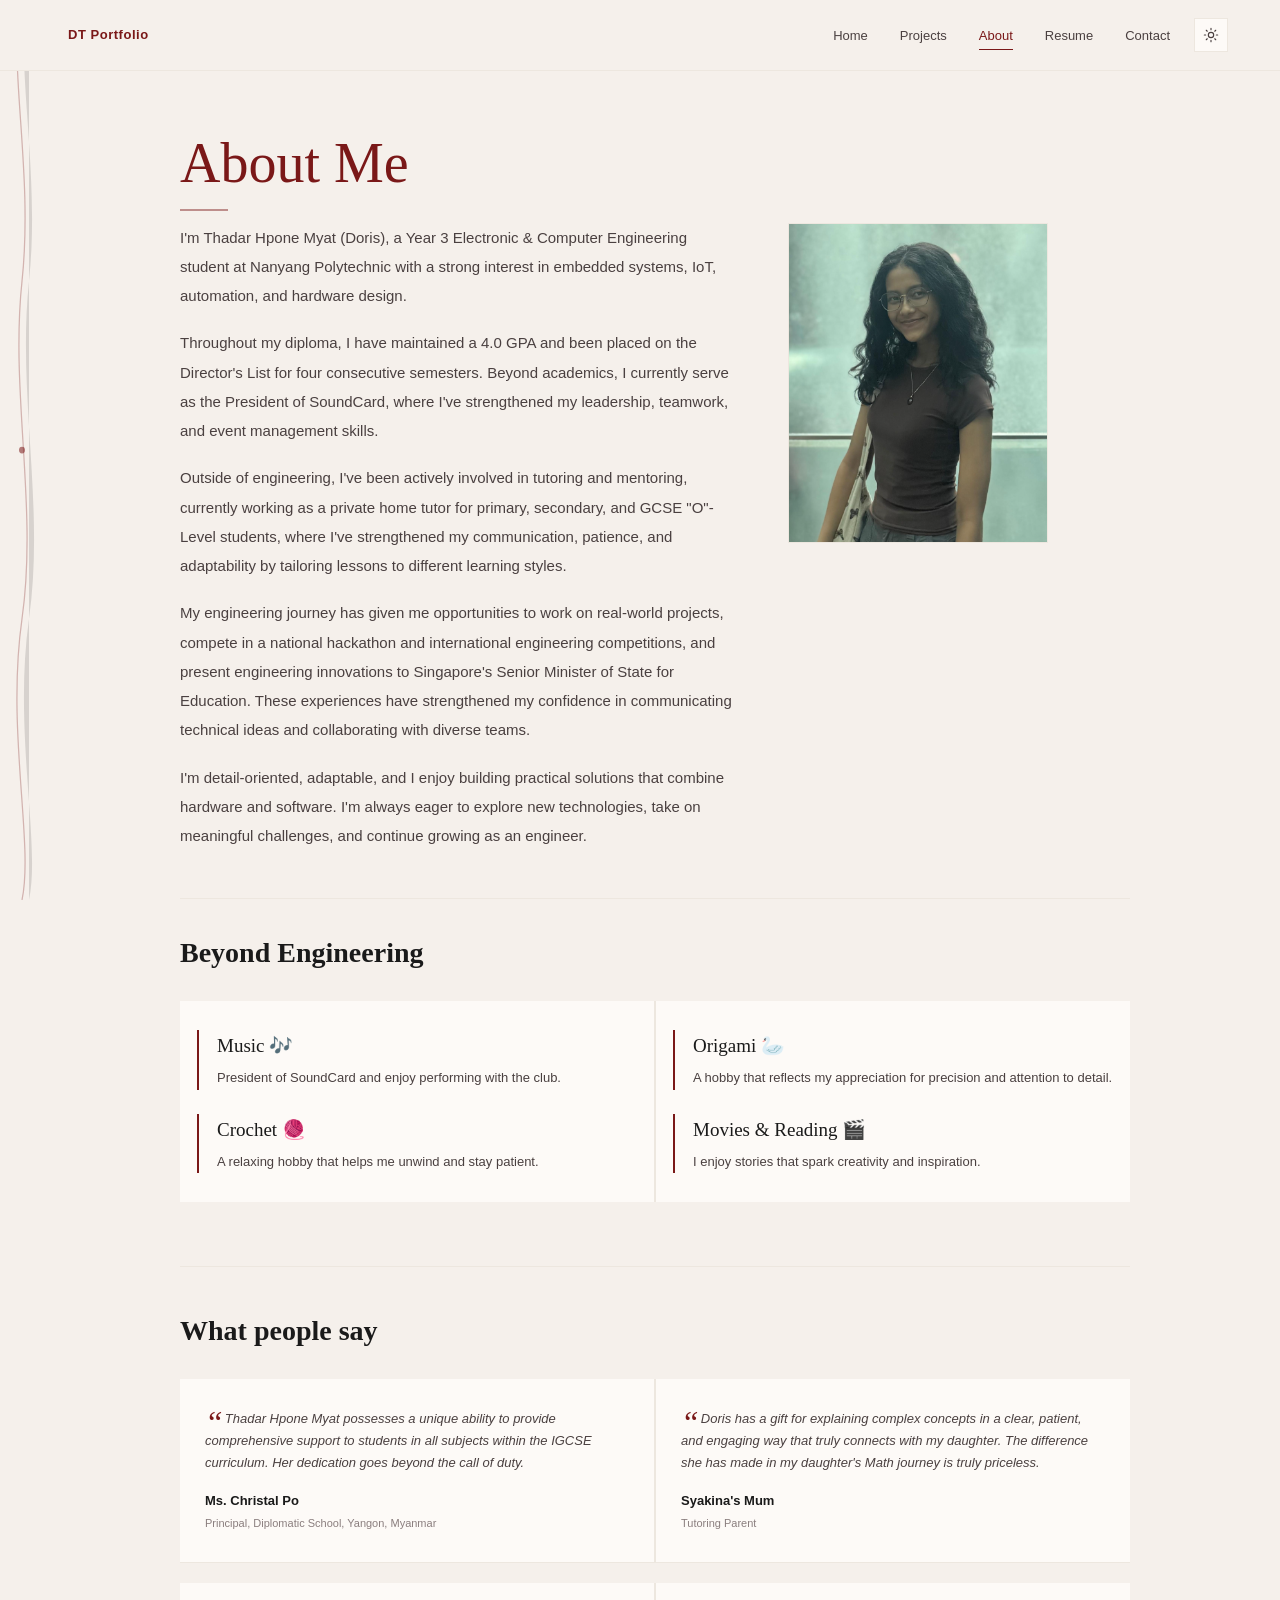
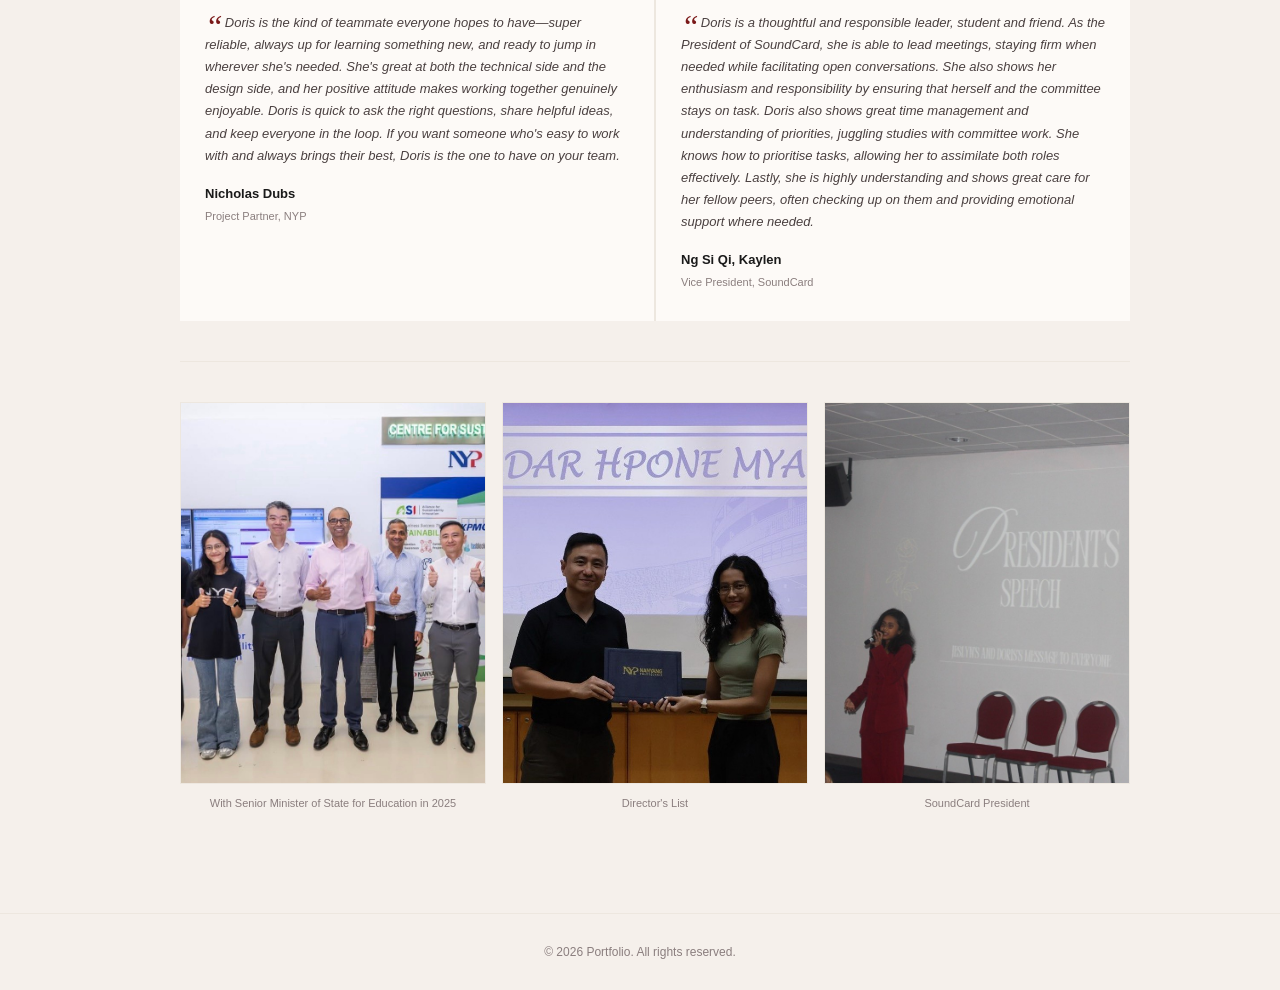
<file: about.html>
<!DOCTYPE html>
<html lang="en">
<head>
  <meta charset="UTF-8" />
    <script>
    (function () {
      var t = localStorage.getItem('theme');
      if (!t) t = matchMedia('(prefers-color-scheme: dark)').matches ? 'dark' : 'light';
      document.documentElement.setAttribute('data-theme', t);
    })();
  </script>
  <meta name="viewport" content="width=device-width, initial-scale=1.0" />
  <title>About - Doris Thadar</title>
  <link rel="stylesheet" href="css/style.css" />
  <script src="js/site.js" defer></script>
</head>
<body>

  <aside class="waveform-spine" aria-hidden="true">
    <svg class="waveform-spine__svg" viewBox="0 0 48 800" preserveAspectRatio="none">
      <path class="waveform-spine__trace--ghost" d="M26,0 C10,50 38,150 26,250 C14,350 42,450 26,550 C10,650 38,750 26,800" />
      <path class="waveform-spine__trace" d="M22,0 C6,50 34,150 22,250 C10,350 38,450 22,550 C6,650 34,750 22,800" />
      <circle class="waveform-spine__dot" cx="22" cy="400" r="3" />
    </svg>
  </aside>

  <nav id="navbar">
    <a href="index.html" class="nav-logo">DT Portfolio</a>
    <ul class="nav-links" id="navLinks">
      <li><a href="index.html">Home</a></li>
      <li><a href="projects.html">Projects</a></li>
      <li><a href="about.html" class="active">About</a></li>
      <li><a href="resume.html">Resume</a></li>
      <li><a href="contact.html">Contact</a></li>
    </ul>
    <div class="nav-actions">
      <button class="theme-toggle" id="themeToggle" type="button" aria-label="Toggle dark mode">
        <svg class="theme-toggle__sun" viewBox="0 0 24 24" aria-hidden="true">
          <circle cx="12" cy="12" r="4" />
          <path d="M12 2v2M12 20v2M4.93 4.93l1.41 1.41M17.66 17.66l1.41 1.41M2 12h2M20 12h2M4.93 19.07l1.41-1.41M17.66 6.34l1.41-1.41" />
        </svg>
        <svg class="theme-toggle__moon" viewBox="0 0 24 24" aria-hidden="true">
          <path d="M21 12.79A9 9 0 1 1 11.21 3 7 7 0 0 0 21 12.79z" />
        </svg>
      </button>
      <button class="nav-toggle" id="navToggle" aria-label="Toggle menu">
        <span></span><span></span><span></span>
      </button>
    </div>
  </nav>

  <main class="page reveal">
    <!-- <p class="section-eyebrow">// About</p> -->
    <h1 class="page-title">About Me</h1>

    <div class="about-intro-row">
      <div class="about-intro">
        <p>I'm Thadar Hpone Myat (Doris), a Year 3 Electronic &amp; Computer Engineering student at Nanyang Polytechnic with a strong interest in embedded systems, IoT, automation, and hardware design.</p>
        <p>Throughout my diploma, I have maintained a 4.0 GPA and been placed on the Director's List for four consecutive semesters. Beyond academics, I currently serve as the President of SoundCard, where I've strengthened my leadership, teamwork, and event management skills.</p>
        <p>Outside of engineering, I've been actively involved in tutoring and mentoring, currently working as a private home tutor for primary, secondary, and GCSE "O"-Level students, where I've strengthened my communication, patience, and adaptability by tailoring lessons to different learning styles.</p>
        <p>My engineering journey has given me opportunities to work on real-world projects, compete in a national hackathon and international engineering competitions, and present engineering innovations to Singapore's Senior Minister of State for Education. These experiences have strengthened my confidence in communicating technical ideas and collaborating with diverse teams.</p>
        <p>I'm detail-oriented, adaptable, and I enjoy building practical solutions that combine hardware and software. I'm always eager to explore new technologies, take on meaningful challenges, and continue growing as an engineer.</p>
      </div>
      <img src="Images/Solo.png" alt="Doris Thadar" class="about-photo" />
    </div>

    <div class="divider" style="margin-bottom:30px;"></div>

    <!-- HOBBIES -->
    <div class="about-section">
      <h2 class="about-section-title" style="font-weight: 600;">Beyond Engineering</h2>  
      <div class="hobby-grid">
        <div class="hobby-card">
          <div class="volunteer-list">
            <div class="volunteer-item">
              <h3>Music 🎶</h3>
              <p>President of SoundCard and enjoy performing with the club.</p>
            </div>
            <div class="volunteer-item">
              <h3>Crochet 🧶</h3>
              <p>A relaxing hobby that helps me unwind and stay patient.</p>
            </div>
          </div>
        </div>
        <div class="hobby-card">
          <div class="volunteer-list">
            <div class="volunteer-item">
              <h3>Origami 🦢</h3>
              <p>A hobby that reflects my appreciation for precision and attention to detail.</p>
            </div>
            <div class="volunteer-item">
              <h3>Movies & Reading 🎬</h3>
              <p>I enjoy stories that spark creativity and inspiration.</p>
            </div>
          </div>
        </div>
        
      </div>
    </div>

    <!-- VOLUNTEERING -->
    <!-- <div class="about-section">
      <h2 class="about-section-title">Volunteering</h2>
      <p style="font-size:14px; color:var(--ink-soft); max-width:620px; margin-bottom:32px; line-height:1.8;">Volunteering has been a meaningful part of both my personal and professional growth.</p>
      <div class="volunteer-list">
        <div class="volunteer-item">
          <h3>Youth Mentor</h3>
          <div class="org">Ywama Baptist Church, Myanmar · Feb 2023 — Present</div>
          <p>As a previous Youth Mentor, I organised weekly sessions for younger students, combining creative activities like origami with values-based discussions to foster teamwork and spiritual growth.</p>
        </div>
        <div class="volunteer-item">
          <h3>kidsREAD Volunteer</h3>
          <div class="org">MacPherson Community Club · NYP CCA Mentoring Club</div>
          <p>I support primary school students in improving their English through guided reading, writing, and interactive literacy activities. These experiences have helped me grow as a communicator, nurturer, and problem-solver, all while giving back to the community.</p>
        </div>
      </div>
    </div> -->

    <div class="divider" style="margin-bottom:40px;"></div>

    <!-- TESTIMONIALS -->
    <div class="about-section" style="margin-bottom:0;">
      <h2 class="about-section-title" style="font-weight: 600;">What people say</h2>
      <div class="testimonials-grid">
        <div class="testimonial-card">
          <div class="testimonial-quote">Thadar Hpone Myat possesses a unique ability to provide comprehensive support to students in all subjects within the IGCSE curriculum. Her dedication goes beyond the call of duty.</div>
          <div class="testimonial-author">
            <div class="name">Ms. Christal Po</div>
            <div class="role">Principal, Diplomatic School, Yangon, Myanmar</div>
          </div>
        </div>
        <div class="testimonial-card">
          <div class="testimonial-quote">Doris has a gift for explaining complex concepts in a clear, patient, and engaging way that truly connects with my daughter. The difference she has made in my daughter's Math journey is truly priceless.</div>
          <div class="testimonial-author">
            <div class="name">Syakina's Mum</div>
            <div class="role">Tutoring Parent</div>
          </div>
        </div>
      </div>

      <div class="divider" style="margin-bottom:20px;"></div>

      <div class="testimonials-grid">
        <div class="testimonial-card">
          <div class="testimonial-quote">Doris is the kind of teammate everyone hopes to have—super reliable, always up for learning something new, and ready to jump in wherever she's needed. She's great at both the technical side and the design side, and her positive attitude makes working together genuinely enjoyable. Doris is quick to ask the right questions, share helpful ideas, and keep everyone in the loop. If you want someone who's easy to work with and always brings their best, Doris is the one to have on your team.</div>
          <div class="testimonial-author">
            <div class="name">Nicholas Dubs</div>
            <div class="role">Project Partner, NYP</div>
          </div>
        </div>
        <div class="testimonial-card">
          <div class="testimonial-quote">Doris is a thoughtful and responsible leader, student and friend. As the President of SoundCard, she is able to lead meetings, staying firm when needed while facilitating open conversations. She also shows her enthusiasm and responsibility by ensuring that herself and the committee stays on task. Doris also shows great time management and understanding of priorities, juggling studies with committee work. She knows how to prioritise tasks, allowing her to assimilate both roles effectively. Lastly, she is highly understanding and shows great care for her fellow peers, often checking up on them and  providing emotional support where needed.</div>
          <div class="testimonial-author">
            <div class="name">Ng Si Qi, Kaylen</div>
            <div class="role">Vice President, SoundCard</div>
          </div>
        </div>
      </div>

      <div class="divider" style="margin-top:40px; margin-bottom:40px;"></div>

      <div class="memories-row">
        <div class="memory-item">
          <img src="Images/Minister.jpg" alt="With Minister of Education" class="memory-photo" />
          <p class="memory-caption">With Senior Minister of State for Education in 2025</p>
        </div>
        <div class="memory-item">
          <img src="Images/Director.jpg" alt="Director's List" class="memory-photo" />
          <p class="memory-caption">Director's List</p>
        </div>
        <div class="memory-item">
          <img src="Images/President.jpg" alt="SoundCard President" class="memory-photo" />
          <p class="memory-caption">SoundCard President</p>
        </div>
      </div>

    </div>
  </main>

  <footer>
    <span>© 2026 Portfolio. All rights reserved.</span>
  </footer>
</body>
</html>
</file>
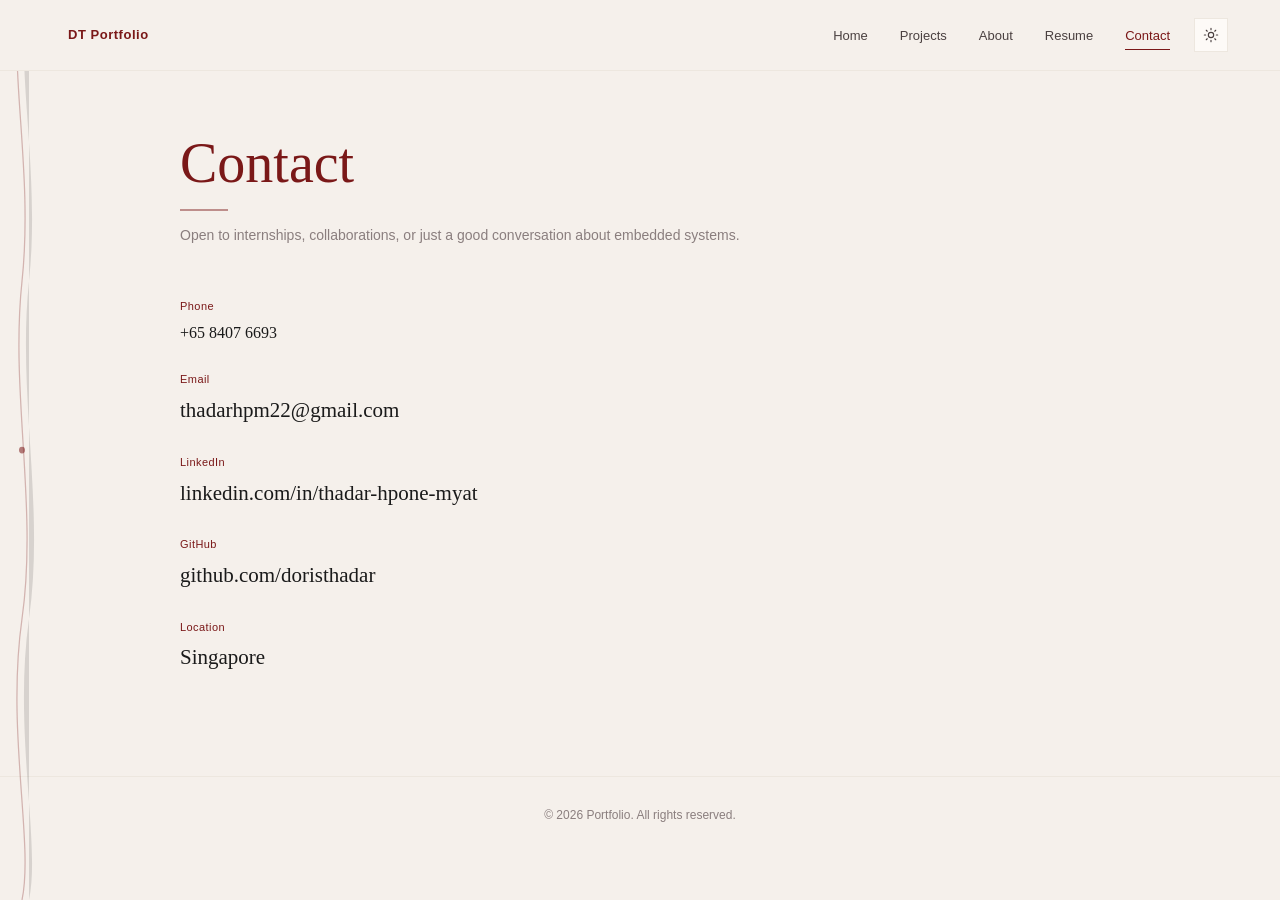
<file: contact.html>
<!DOCTYPE html>
<html lang="en">
<head>
  <meta charset="UTF-8" />
    <script>
    (function () {
      var t = localStorage.getItem('theme');
      if (!t) t = matchMedia('(prefers-color-scheme: dark)').matches ? 'dark' : 'light';
      document.documentElement.setAttribute('data-theme', t);
    })();
  </script>
  <meta name="viewport" content="width=device-width, initial-scale=1.0" />
  <title>Contact - Doris Thadar</title>
  <link rel="stylesheet" href="css/style.css" />
  <script src="js/site.js" defer></script>
</head>
<body>

  <aside class="waveform-spine" aria-hidden="true">
    <svg class="waveform-spine__svg" viewBox="0 0 48 800" preserveAspectRatio="none">
      <path class="waveform-spine__trace--ghost" d="M26,0 C10,50 38,150 26,250 C14,350 42,450 26,550 C10,650 38,750 26,800" />
      <path class="waveform-spine__trace" d="M22,0 C6,50 34,150 22,250 C10,350 38,450 22,550 C6,650 34,750 22,800" />
      <circle class="waveform-spine__dot" cx="22" cy="400" r="3" />
    </svg>
  </aside>

  <nav id="navbar">
    <a href="index.html" class="nav-logo">DT Portfolio</a>
    <ul class="nav-links" id="navLinks">
      <li><a href="index.html">Home</a></li>
      <li><a href="projects.html">Projects</a></li>
      <li><a href="about.html">About</a></li>
      <li><a href="resume.html">Resume</a></li>
      <li><a href="contact.html" class="active">Contact</a></li>
    </ul>
    <div class="nav-actions">
      <button class="theme-toggle" id="themeToggle" type="button" aria-label="Toggle dark mode">
        <svg class="theme-toggle__sun" viewBox="0 0 24 24" aria-hidden="true">
          <circle cx="12" cy="12" r="4" />
          <path d="M12 2v2M12 20v2M4.93 4.93l1.41 1.41M17.66 17.66l1.41 1.41M2 12h2M20 12h2M4.93 19.07l1.41-1.41M17.66 6.34l1.41-1.41" />
        </svg>
        <svg class="theme-toggle__moon" viewBox="0 0 24 24" aria-hidden="true">
          <path d="M21 12.79A9 9 0 1 1 11.21 3 7 7 0 0 0 21 12.79z" />
        </svg>
      </button>
      <button class="nav-toggle" id="navToggle" aria-label="Toggle menu">
        <span></span><span></span><span></span>
      </button>
    </div>
  </nav>

  <main class="page reveal">
    <!-- <p class="section-eyebrow">// Contact</p> -->
    <h1 class="page-title">Contact</h1>
    <p class="page-sub">Open to internships, collaborations, or just a good conversation about embedded systems.</p>

    <!-- <div class="contact-grid">
      <form class="contact-form" onsubmit="return false;">
        <div class="form-field">
          <label for="name">Name</label>
          <input type="text" id="name" placeholder="Your name" />
        </div>
        <div class="form-field">
          <label for="email">Email</label>
          <input type="email" id="email" placeholder="your@email.com" />
        </div>
        <div class="form-field">
          <label for="message">Message</label>
          <textarea id="message" rows="5" placeholder="What's on your mind?"></textarea>
        </div>
        <button type="submit" class="btn-primary" style="align-self:flex-start;">Send Message</button>
      </form> -->

      <div class="contact-info">
        <div class="contact-link-item">
          <span class="label">Phone</span>
          <a href="tel:+6584076693">+65 8407 6693</a>
        </div>
        <div class="contact-link-item">
          <span class="label">Email</span>
          <a href="mailto:thadarhpm22@gmail.com">thadarhpm22@gmail.com</a>
        </div>
        <div class="contact-link-item">
          <span class="label">LinkedIn</span>
          <a href="https://www.linkedin.com/in/thadar-hpone-myat-9a149136b" target="_blank">linkedin.com/in/thadar-hpone-myat</a>
        </div>
        <div class="contact-link-item">
          <span class="label">GitHub</span>
          <a href="#" target="_blank">github.com/doristhadar</a>
        </div>
        <div class="contact-link-item">
          <span class="label">Location</span>
          <span class="contact-value">Singapore</span>
        </div>
      </div>
  </main>

  <footer>
    <span>© 2026 Portfolio. All rights reserved.</span>
  </footer>
</body>
</html>
</file>
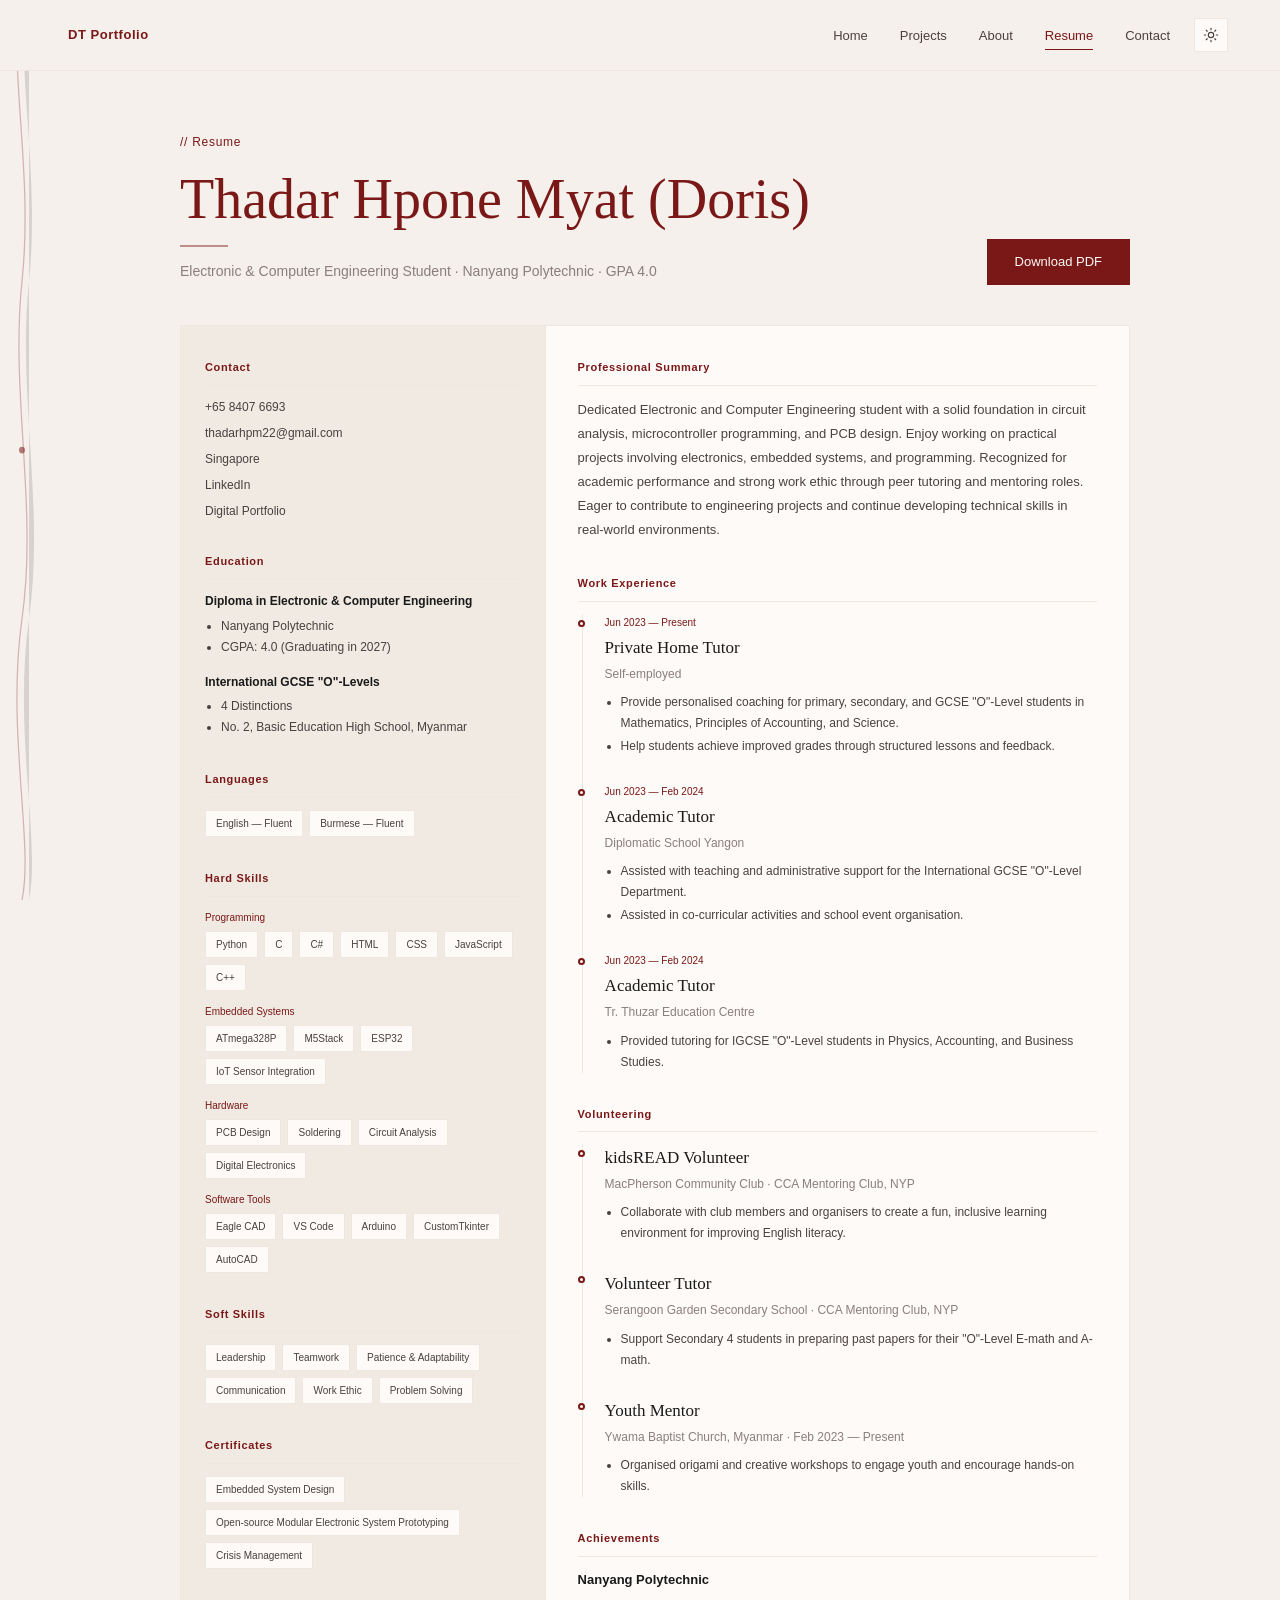
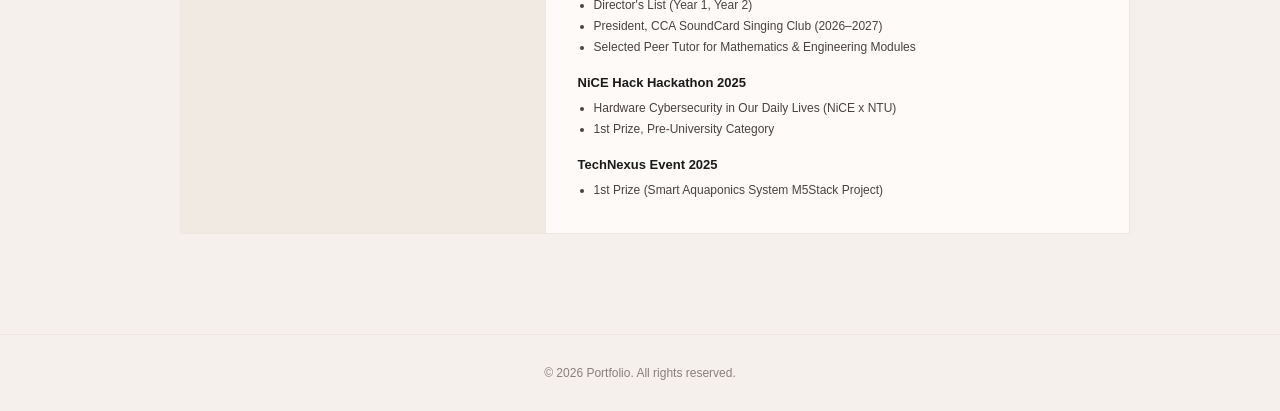
<file: resume.html>
<!DOCTYPE html>
<html lang="en">
<head>
  <meta charset="UTF-8" />
    <script>
    (function () {
      var t = localStorage.getItem('theme');
      if (!t) t = matchMedia('(prefers-color-scheme: dark)').matches ? 'dark' : 'light';
      document.documentElement.setAttribute('data-theme', t);
    })();
  </script>
  <meta name="viewport" content="width=device-width, initial-scale=1.0" />
  <title>Resume - Doris Thadar</title>
  <link rel="stylesheet" href="css/style.css" />
  <script src="js/site.js" defer></script>
</head>
<body>

  <aside class="waveform-spine" aria-hidden="true">
    <svg class="waveform-spine__svg" viewBox="0 0 48 800" preserveAspectRatio="none">
      <path class="waveform-spine__trace--ghost" d="M26,0 C10,50 38,150 26,250 C14,350 42,450 26,550 C10,650 38,750 26,800" />
      <path class="waveform-spine__trace" d="M22,0 C6,50 34,150 22,250 C10,350 38,450 22,550 C6,650 34,750 22,800" />
      <circle class="waveform-spine__dot" cx="22" cy="400" r="3" />
    </svg>
  </aside>

  <nav id="navbar">
    <a href="index.html" class="nav-logo">DT Portfolio</a>
    <ul class="nav-links" id="navLinks">
      <li><a href="index.html">Home</a></li>
      <li><a href="projects.html">Projects</a></li>
      <li><a href="about.html">About</a></li>
      <li><a href="resume.html" class="active">Resume</a></li>
      <li><a href="contact.html">Contact</a></li>
    </ul>
    <div class="nav-actions">
      <button class="theme-toggle" id="themeToggle" type="button" aria-label="Toggle dark mode">
        <svg class="theme-toggle__sun" viewBox="0 0 24 24" aria-hidden="true">
          <circle cx="12" cy="12" r="4" />
          <path d="M12 2v2M12 20v2M4.93 4.93l1.41 1.41M17.66 17.66l1.41 1.41M2 12h2M20 12h2M4.93 19.07l1.41-1.41M17.66 6.34l1.41-1.41" />
        </svg>
        <svg class="theme-toggle__moon" viewBox="0 0 24 24" aria-hidden="true">
          <path d="M21 12.79A9 9 0 1 1 11.21 3 7 7 0 0 0 21 12.79z" />
        </svg>
      </button>
      <button class="nav-toggle" id="navToggle" aria-label="Toggle menu">
        <span></span><span></span><span></span>
      </button>
    </div>
  </nav>

  <main class="page reveal">
    <div class="resume-header-row">
      <div>
        <p class="section-eyebrow">// Resume</p>
        <h1 class="page-title">Thadar Hpone Myat (Doris)</h1>
        <p class="page-sub" style="margin-bottom:0;">Electronic &amp; Computer Engineering Student · Nanyang Polytechnic · GPA 4.0</p>
      </div>
      <a href="resume.pdf" class="btn-primary" download>Download PDF</a>
    </div>

    <div class="resume-columns">

      <!-- LEFT COLUMN -->
      <div class="resume-left">

        <div class="resume-block">
          <h2>Contact</h2>
          <div class="contact-list">
            <a href="tel:+6584076693">+65 8407 6693</a>
            <a href="mailto:thadarhpm22@gmail.com">thadarhpm22@gmail.com</a>
            <span>Singapore</span>
            <a href="https://www.linkedin.com/in/thadar-hpone-myat-9a149136b" target="_blank">LinkedIn</a>
            <a href="contact.html">Digital Portfolio</a>
          </div>
        </div>

        <div class="resume-block">
          <h2>Education</h2>
          <div class="achievements-list">
            <div class="achievement-item">
              <div class="org" style="font-size:12px;">Diploma in Electronic &amp; Computer Engineering</div>
              <ul>
                <li>Nanyang Polytechnic</li>
                <li>CGPA: 4.0 (Graduating in 2027)</li>
              </ul>
            </div>
            <div class="achievement-item">
              <div class="org" style="font-size:12px;">International GCSE "O"-Levels</div>
              <ul>
                <li>4 Distinctions</li>
                <li>No. 2, Basic Education High School, Myanmar</li>
              </ul>
            </div>
          </div>
        </div>

        <div class="resume-block">
          <h2>Languages</h2>
          <div class="skill-list">
            <span class="skill-pill">English — Fluent</span>
            <span class="skill-pill">Burmese — Fluent</span>
          </div>
        </div>

        <div class="resume-block">
          <h2>Hard Skills</h2>
          <div class="skill-group">
            <div class="skill-group-label">Programming</div>
            <div class="skill-list">
              <span class="skill-pill">Python</span>
              <span class="skill-pill">C</span>
              <span class="skill-pill">C#</span>
              <span class="skill-pill">HTML</span>
              <span class="skill-pill">CSS</span>
              <span class="skill-pill">JavaScript</span>
              <span class="skill-pill">C++</span>
            </div>
          </div>
          <div class="skill-group">
            <div class="skill-group-label">Embedded Systems</div>
            <div class="skill-list">
              <span class="skill-pill">ATmega328P</span>
              <span class="skill-pill">M5Stack</span>
              <span class="skill-pill">ESP32</span>
              <span class="skill-pill">IoT Sensor Integration</span>
            </div>
          </div>
          <div class="skill-group">
            <div class="skill-group-label">Hardware</div>
            <div class="skill-list">
              <span class="skill-pill">PCB Design</span>
              <span class="skill-pill">Soldering</span>
              <span class="skill-pill">Circuit Analysis</span>
              <span class="skill-pill">Digital Electronics</span>
            </div>
          </div>
          <div class="skill-group">
            <div class="skill-group-label">Software Tools</div>
            <div class="skill-list">
              <span class="skill-pill">Eagle CAD</span>
              <span class="skill-pill">VS Code</span>
              <span class="skill-pill">Arduino</span>
              <span class="skill-pill">CustomTkinter</span>
              <span class="skill-pill">AutoCAD</span>
            </div>
          </div>
        </div>

        <div class="resume-block">
          <h2>Soft Skills</h2>
          <div class="skill-list">
            <span class="skill-pill">Leadership</span>
            <span class="skill-pill">Teamwork</span>
            <span class="skill-pill">Patience &amp; Adaptability</span>
            <span class="skill-pill">Communication</span>
            <span class="skill-pill">Work Ethic</span>
            <span class="skill-pill">Problem Solving</span>
          </div>
        </div>

        <div class="resume-block">
          <h2>Certificates</h2>
          <div class="skill-list">
            <span class="skill-pill">Embedded System Design</span>
            <span class="skill-pill">Open-source Modular Electronic System Prototyping</span>
            <span class="skill-pill">Crisis Management</span>
          </div>
        </div>

      </div>

      <!-- RIGHT COLUMN -->
      <div class="resume-right">

        <div class="resume-block">
          <h2>Professional Summary</h2>
          <p style="font-size:13px; color:var(--ink-soft); line-height:1.85;">Dedicated Electronic and Computer Engineering student with a solid foundation in circuit analysis, microcontroller programming, and PCB design. Enjoy working on practical projects involving electronics, embedded systems, and programming. Recognized for academic performance and strong work ethic through peer tutoring and mentoring roles. Eager to contribute to engineering projects and continue developing technical skills in real-world environments.</p>
        </div>

        <div class="resume-block">
          <h2>Work Experience</h2>
          <div class="resume-timeline">
            <div class="timeline-item">
              <div class="timeline-period">Jun 2023 — Present</div>
              <h3>Private Home Tutor</h3>
              <div class="timeline-org">Self-employed</div>
              <ul>
                <li>Provide personalised coaching for primary, secondary, and GCSE "O"-Level students in Mathematics, Principles of Accounting, and Science.</li>
                <li>Help students achieve improved grades through structured lessons and feedback.</li>
              </ul>
            </div>
            <div class="timeline-item">
              <div class="timeline-period">Jun 2023 — Feb 2024</div>
              <h3>Academic Tutor</h3>
              <div class="timeline-org">Diplomatic School Yangon</div>
              <ul>
                <li>Assisted with teaching and administrative support for the International GCSE "O"-Level Department.</li>
                <li>Assisted in co-curricular activities and school event organisation.</li>
              </ul>
            </div>
            <div class="timeline-item">
              <div class="timeline-period">Jun 2023 — Feb 2024</div>
              <h3>Academic Tutor</h3>
              <div class="timeline-org">Tr. Thuzar Education Centre</div>
              <ul>
                <li>Provided tutoring for IGCSE "O"-Level students in Physics, Accounting, and Business Studies.</li>
              </ul>
            </div>
          </div>
        </div>

        <div class="resume-block">
          <h2>Volunteering</h2>
          <div class="resume-timeline">
            <div class="timeline-item">
              <h3>kidsREAD Volunteer</h3>
              <div class="timeline-org">MacPherson Community Club · CCA Mentoring Club, NYP</div>
              <ul>
                <li>Collaborate with club members and organisers to create a fun, inclusive learning environment for improving English literacy.</li>
              </ul>
            </div>
            <div class="timeline-item">
              <h3>Volunteer Tutor</h3>
              <div class="timeline-org">Serangoon Garden Secondary School · CCA Mentoring Club, NYP</div>
              <ul>
                <li>Support Secondary 4 students in preparing past papers for their "O"-Level E-math and A-math.</li>
              </ul>
            </div>
            <div class="timeline-item">
              <h3>Youth Mentor</h3>
              <div class="timeline-org">Ywama Baptist Church, Myanmar · Feb 2023 — Present</div>
              <ul>
                <li>Organised origami and creative workshops to engage youth and encourage hands-on skills.</li>
              </ul>
            </div>
          </div>
        </div>

        <div class="resume-block">
          <h2>Achievements</h2>
          <div class="achievements-list">
            <div class="achievement-item">
              <div class="org">Nanyang Polytechnic</div>
              <ul>
                <li>Director's List (Year 1, Year 2)</li>
                <li>President, CCA SoundCard Singing Club (2026–2027)</li>
                <li>Selected Peer Tutor for Mathematics &amp; Engineering Modules</li>
              </ul>
            </div>
            <div class="achievement-item">
              <div class="org">NiCE Hack Hackathon 2025</div>
              <ul>
                <li>Hardware Cybersecurity in Our Daily Lives (NiCE x NTU)</li>
                <li>1st Prize, Pre-University Category</li>
              </ul>
            </div>
            <div class="achievement-item">
              <div class="org">TechNexus Event 2025</div>
              <ul>
                <li>1st Prize (Smart Aquaponics System M5Stack Project)</li>
              </ul>
            </div>
          </div>
        </div>

      </div>
    </div>
  </main>

  <footer>
    <span>© 2026 Portfolio. All rights reserved.</span>
  </footer>
</body>
</html>
</file>
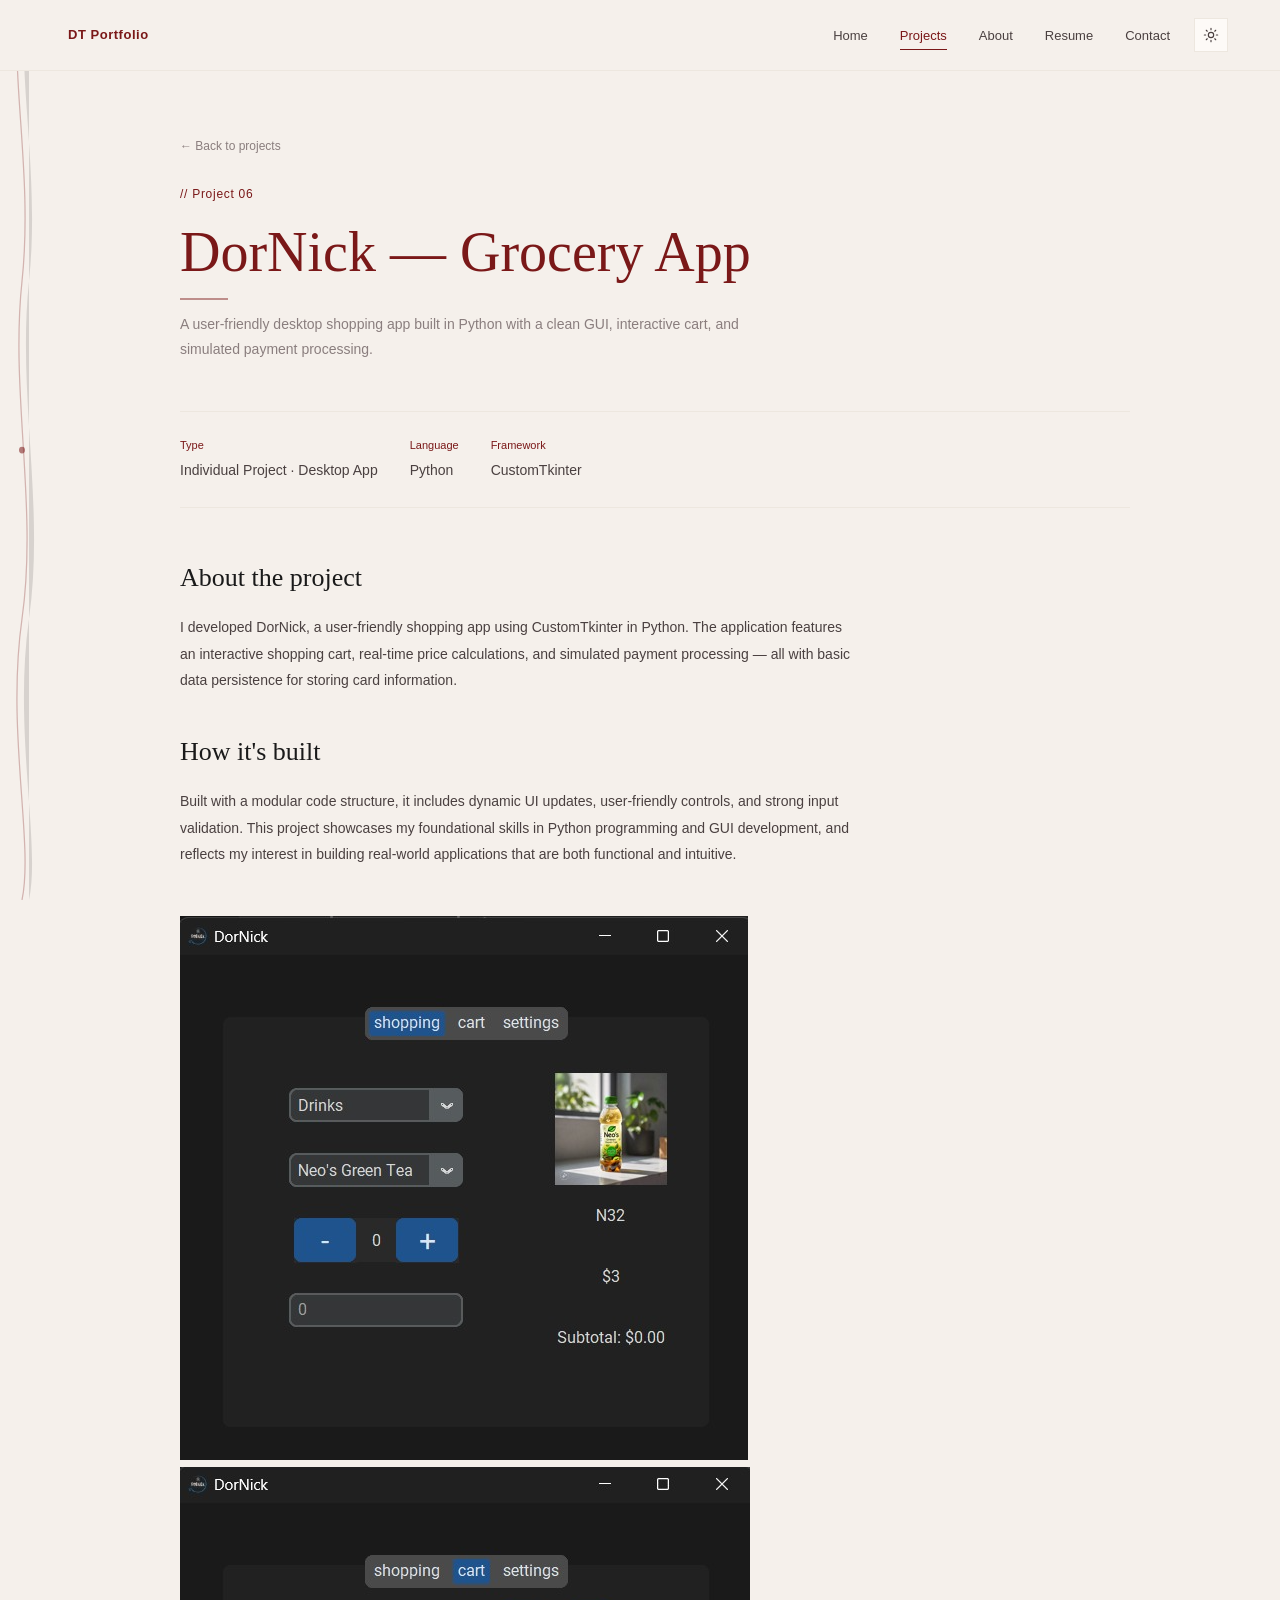
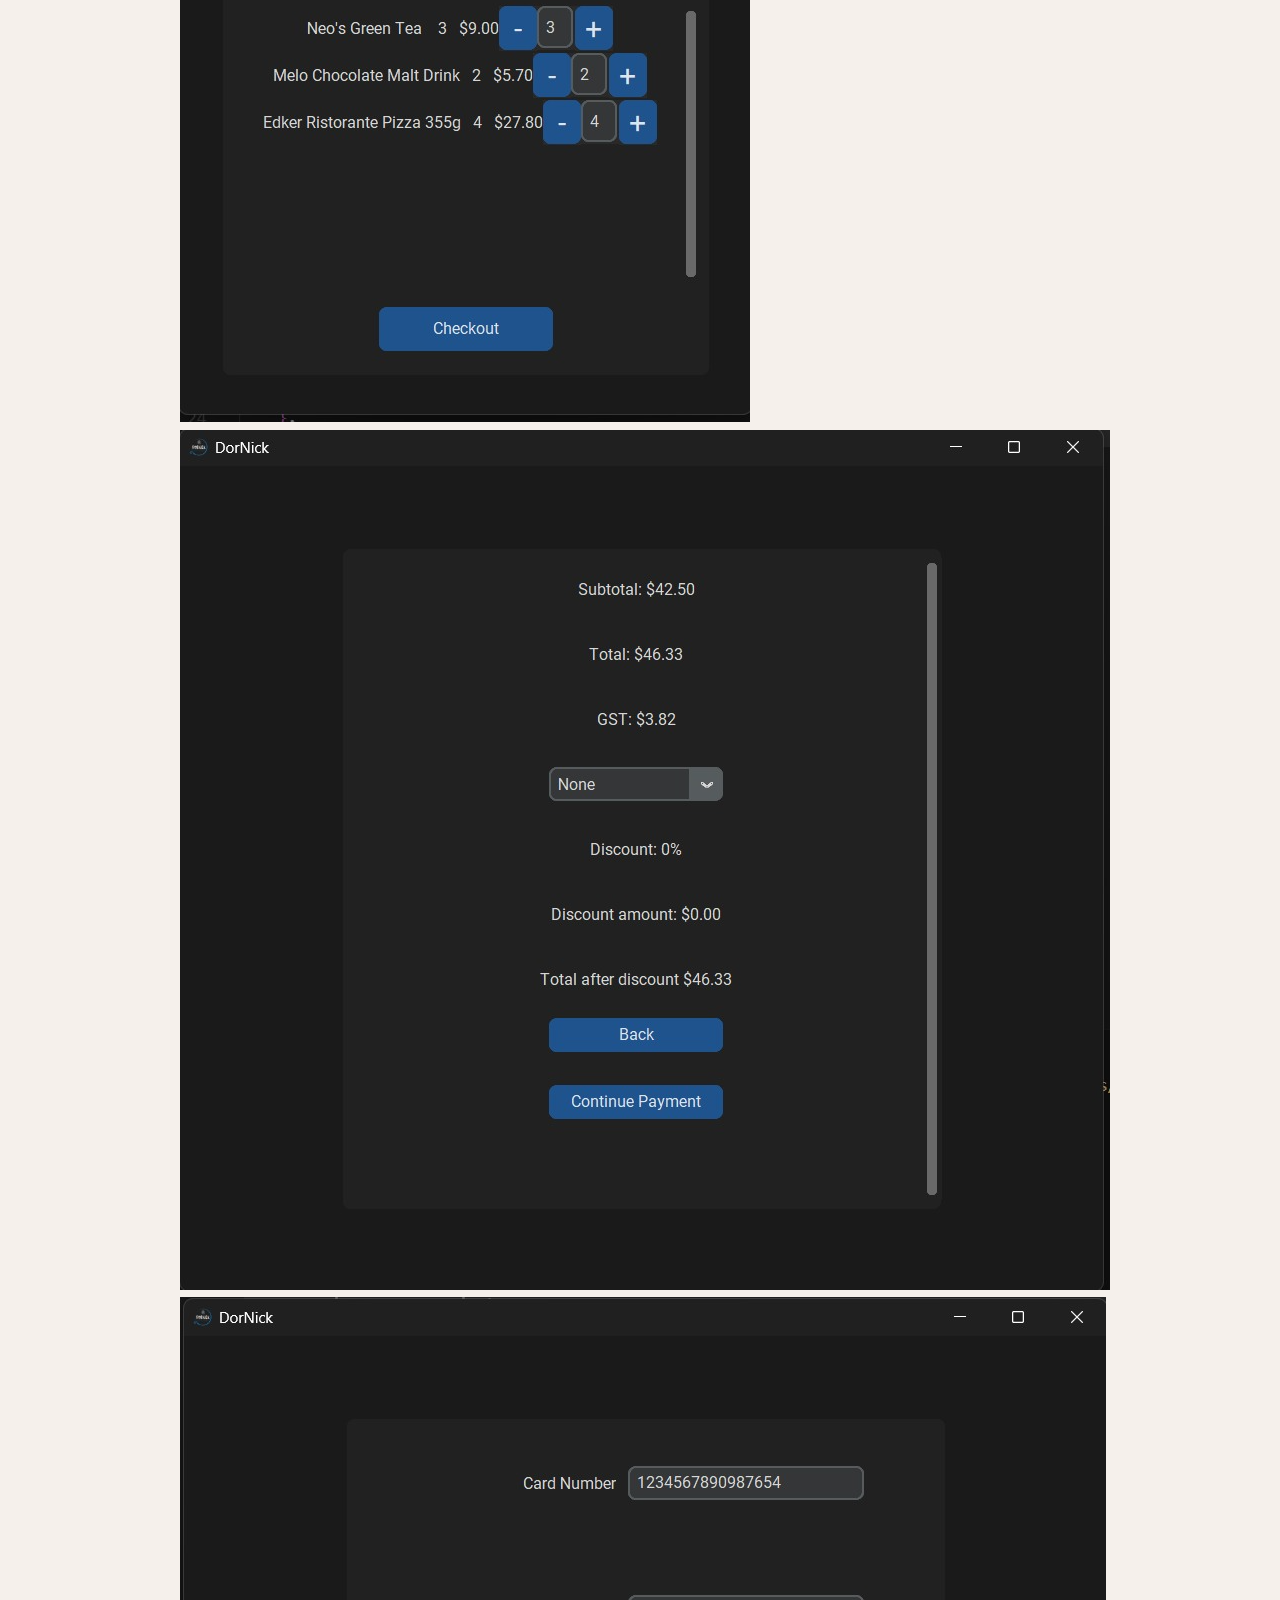
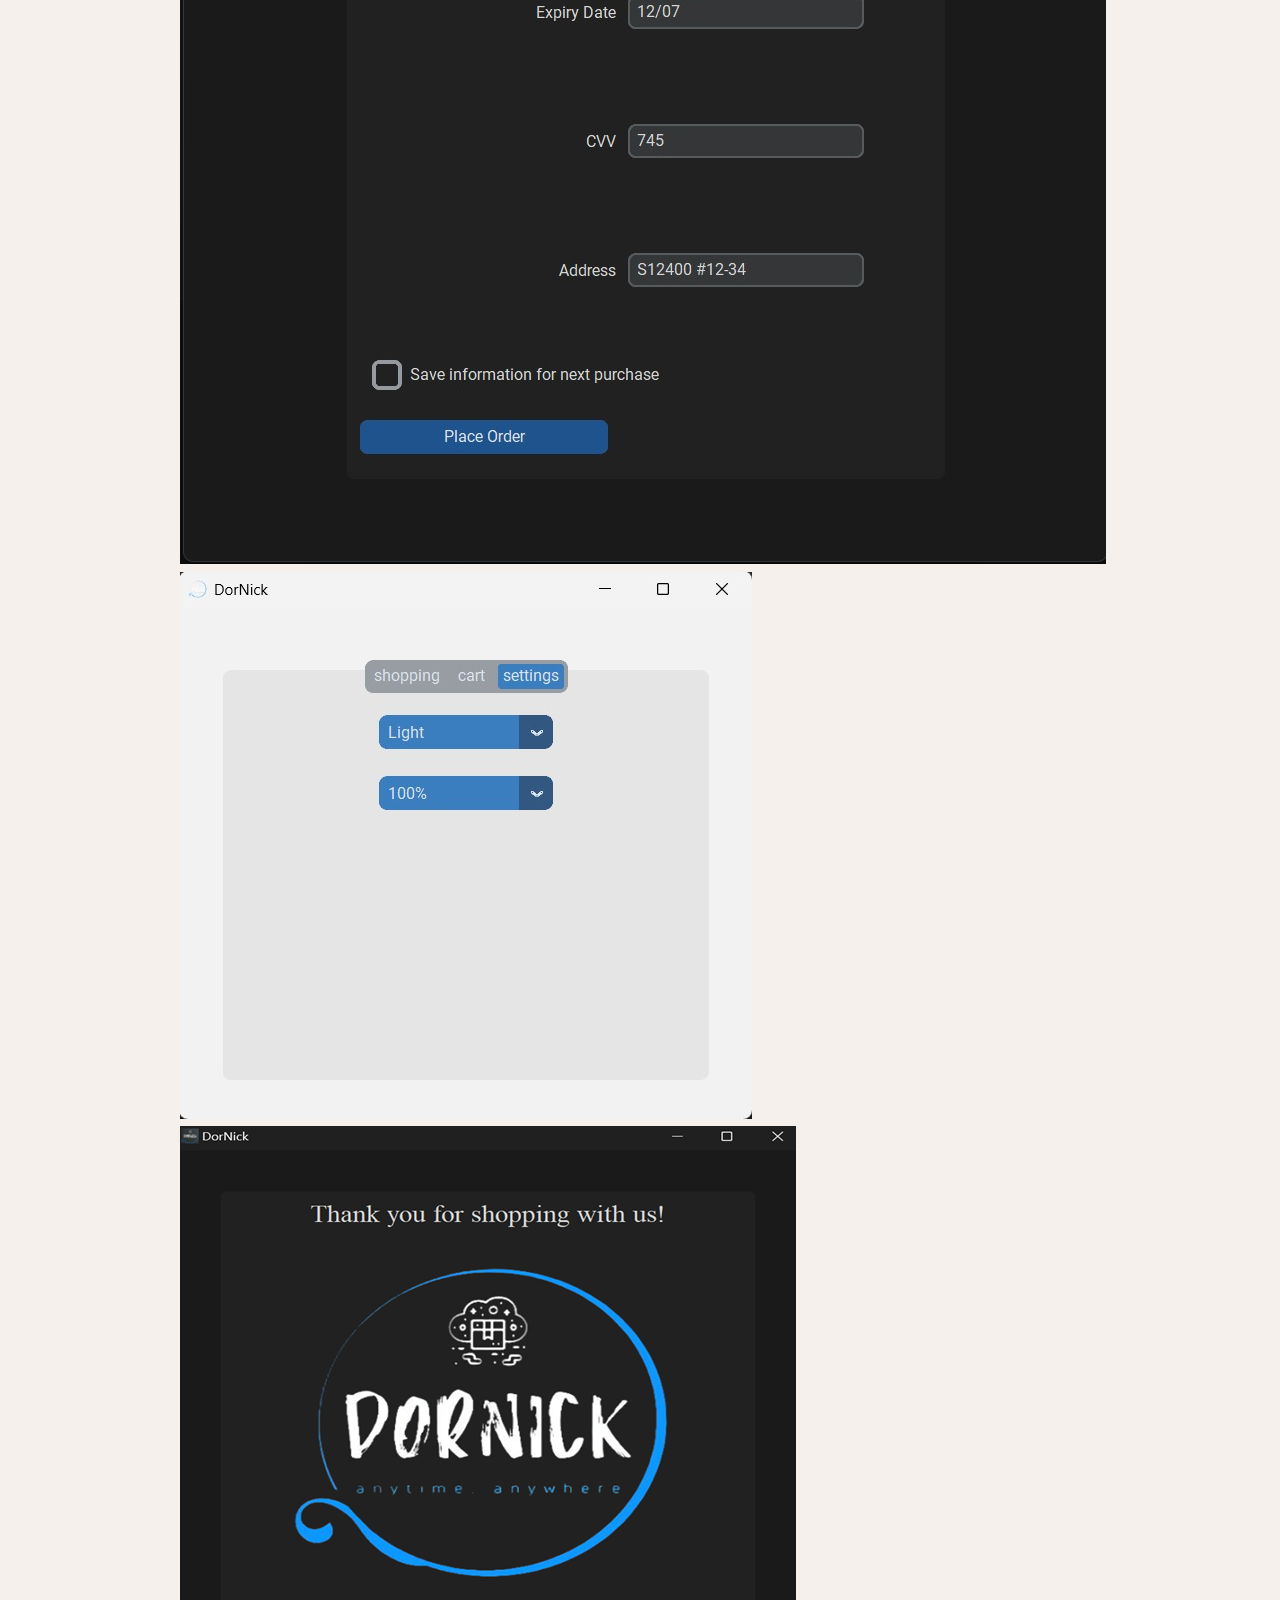
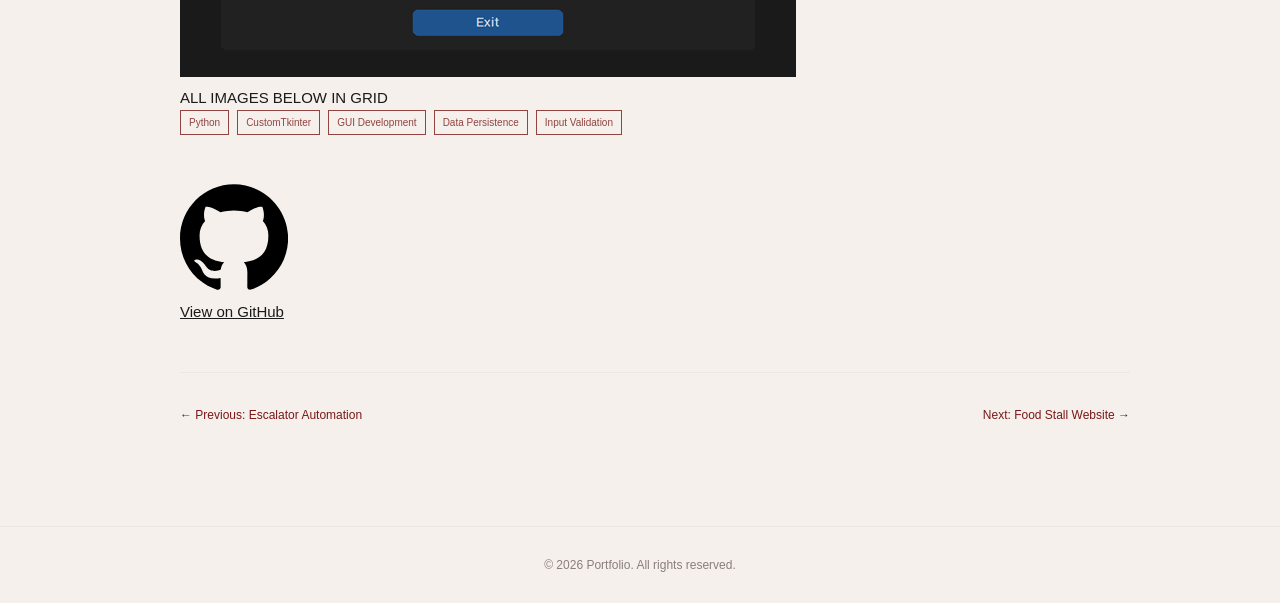
<file: projects/dornick.html>
<!DOCTYPE html>
<html lang="en">
<head>
  <meta charset="UTF-8" />
    <script>
    (function () {
      var t = localStorage.getItem('theme');
      if (!t) t = matchMedia('(prefers-color-scheme: dark)').matches ? 'dark' : 'light';
      document.documentElement.setAttribute('data-theme', t);
    })();
  </script>
  <meta name="viewport" content="width=device-width, initial-scale=1.0" />
  <title>DorNick — Grocery App — Doris Thadar</title>
  <link rel="stylesheet" href="../css/style.css" />
  <script src="../js/site.js" defer></script>
</head>
<body>

  <aside class="waveform-spine" aria-hidden="true">
    <svg class="waveform-spine__svg" viewBox="0 0 48 800" preserveAspectRatio="none">
      <path class="waveform-spine__trace--ghost" d="M26,0 C10,50 38,150 26,250 C14,350 42,450 26,550 C10,650 38,750 26,800" />
      <path class="waveform-spine__trace" d="M22,0 C6,50 34,150 22,250 C10,350 38,450 22,550 C6,650 34,750 22,800" />
      <circle class="waveform-spine__dot" cx="22" cy="400" r="3" />
    </svg>
  </aside>

  <nav id="navbar">
    <a href="../index.html" class="nav-logo">DT Portfolio</a>
    <ul class="nav-links" id="navLinks">
      <li><a href="../index.html">Home</a></li>
      <li><a href="../projects.html" class="active">Projects</a></li>
      <li><a href="../about.html">About</a></li>
      <li><a href="../resume.html">Resume</a></li>
      <li><a href="../contact.html">Contact</a></li>
    </ul>
    <div class="nav-actions">
      <button class="theme-toggle" id="themeToggle" type="button" aria-label="Toggle dark mode">
        <svg class="theme-toggle__sun" viewBox="0 0 24 24" aria-hidden="true">
          <circle cx="12" cy="12" r="4" />
          <path d="M12 2v2M12 20v2M4.93 4.93l1.41 1.41M17.66 17.66l1.41 1.41M2 12h2M20 12h2M4.93 19.07l1.41-1.41M17.66 6.34l1.41-1.41" />
        </svg>
        <svg class="theme-toggle__moon" viewBox="0 0 24 24" aria-hidden="true">
          <path d="M21 12.79A9 9 0 1 1 11.21 3 7 7 0 0 0 21 12.79z" />
        </svg>
      </button>
      <button class="nav-toggle" id="navToggle" aria-label="Toggle menu">
        <span></span><span></span><span></span>
      </button>
    </div>
  </nav>

  <main class="page reveal">
    <a href="../projects.html" class="back-link">← Back to projects</a>

    <p class="section-eyebrow">// Project 06</p>
    <h1 class="page-title">DorNick — Grocery App</h1>
    <p class="page-sub">A user-friendly desktop shopping app built in Python with a clean GUI, interactive cart, and simulated payment processing.</p>

    <div class="project-meta-row">
      <div class="meta-item">
        <div class="label">Type</div>
        <div class="value">Individual Project · Desktop App</div>
      </div>
      <div class="meta-item">
        <div class="label">Language</div>
        <div class="value">Python</div>
      </div>
      <div class="meta-item">
        <div class="label">Framework</div>
        <div class="value">CustomTkinter</div>
      </div>
    </div>

    <!-- CONTENT ROW: writeup left, images right -->
    <!-- <div class="content-row">
      <div class="project-body-text">
        <h2>About the project</h2>
        <p>I developed DorNick, a user-friendly shopping app using CustomTkinter in Python. The application features an interactive shopping cart, real-time price calculations, and simulated payment processing — all with basic data persistence for storing card information.</p>

        <h2>How it's built</h2>
        <p>Built with a modular code structure, it includes dynamic UI updates, user-friendly controls, and strong input validation. This project showcases my foundational skills in Python programming and GUI development, and reflects my interest in building real-world applications that are both functional and intuitive.</p>
      </div> -->

      <div class="content-row">
        <div class="project-body-text">
          <h2>About the project</h2>
          <p>I developed DorNick, a user-friendly shopping app using CustomTkinter in Python. The application features an interactive shopping cart, real-time price calculations, and simulated payment processing — all with basic data persistence for storing card information.</p>

          <h2>How it's built</h2>
          <p>Built with a modular code structure, it includes dynamic UI updates, user-friendly controls, and strong input validation. This project showcases my foundational skills in Python programming and GUI development, and reflects my interest in building real-world applications that are both functional and intuitive.</p>
        </div>

        <!-- 2 PICS BESIDE WRITEUP -->
        <div class="side-img-grid">
          <img src="../Images/2DornickShop.png" alt="DorNick shopping screen" />
        </div>
      </div>

      <!-- REMAINING PICS BELOW IN 3 COLUMNS -->
      <div class="three-col-grid">
        <img src="../Images/2DornickCart.png" alt="DorNick cart" />
        <img src="../Images/2DornickBill.png" alt="DorNick billing" />
        <img src="../Images/2DornickCard.png" alt="DorNick card payment" />
        <img src="../Images/2DornickSetting.png" alt="DorNick settings" />
        <img src="../Images/2DornickEnd.png" alt="DorNick thank you screen" />
      </div>

      ALL IMAGES BELOW IN GRID
      <!-- <div class="img-grid" style="margin-bottom:56px;">
        <img class="full" src="../Images/2DornickShop.png" alt="DorNick shopping screen" />
        <div class="two-col">
          <img src="../images/2DornickCart.png" alt="DorNick cart" />
          <img src="../images/2DornickBill.png" alt="DorNick billing" />
        </div>
        <div class="two-col">
          <img src="../images/2DornickCard.png" alt="DorNick card payment" />
          <img src="../images/2DornickSetting.png" alt="DorNick settings" />
        </div>
        <img class="full" src="../images/2DornickEnd.png" alt="DorNick thank you screen" />
      </div> -->

      <!-- IMAGES BESIDE WRITEUP -->
      <!-- <div class="side-img-grid">
        <img src="../images/2DornickShop.png" alt="DorNick shopping screen" />
        <div class="two-col">
          <img src="../images/2DornickCart.png" alt="DorNick cart" />
          <img src="../images/2DornickBill.png" alt="DorNick billing" />
        </div>
        <div class="two-col">
          <img src="../images/2DornickCard.png" alt="DorNick card payment" />
          <img src="../images/2DornickSetting.png" alt="DorNick settings" />
        </div>
        <img src="../images/2DornickEnd.png" alt="DorNick thank you screen" />
      </div>
    </div> -->

    <!-- TECH STACK -->
    <div class="stack-row">
      <span class="project-badge">Python</span>
      <span class="project-badge">CustomTkinter</span>
      <span class="project-badge">GUI Development</span>
      <span class="project-badge">Data Persistence</span>
      <span class="project-badge">Input Validation</span>
    </div>

    <!-- LINKS -->
    <div class="project-links">
      <a href="https://github.com/thisisnich/programmingProject1.git" target="_blank" class="github-link">
        <svg viewBox="0 0 24 24" xmlns="http://www.w3.org/2000/svg">
          <path d="M12 .297c-6.63 0-12 5.373-12 12 0 5.303 3.438 9.8 8.205 11.385.6.113.82-.258.82-.577 0-.285-.01-1.04-.015-2.04-3.338.724-4.042-1.61-4.042-1.61C4.422 18.07 3.633 17.7 3.633 17.7c-1.087-.744.084-.729.084-.729 1.205.084 1.838 1.236 1.838 1.236 1.07 1.835 2.809 1.305 3.495.998.108-.776.417-1.305.76-1.605-2.665-.3-5.466-1.332-5.466-5.93 0-1.31.465-2.38 1.235-3.22-.135-.303-.54-1.523.105-3.176 0 0 1.005-.322 3.3 1.23.96-.267 1.98-.399 3-.405 1.02.006 2.04.138 3 .405 2.28-1.552 3.285-1.23 3.285-1.23.645 1.653.24 2.873.12 3.176.765.84 1.23 1.91 1.23 3.22 0 4.61-2.805 5.625-5.475 5.92.42.36.81 1.096.81 2.22 0 1.606-.015 2.896-.015 3.286 0 .315.21.69.825.57C20.565 22.092 24 17.592 24 12.297c0-6.627-5.373-12-12-12"/>
        </svg>
        View on GitHub
      </a>
    </div>

    <!-- PREV / NEXT -->
    <div class="project-nav-footer">
      <a href="escalator.html">← Previous: Escalator Automation</a>
      <a href="foodstall.html">Next: Food Stall Website →</a>
    </div>
  </main>

  <footer>
    <span>© 2026 Portfolio. All rights reserved.</span>
  </footer>
</body>
</html>
</file>
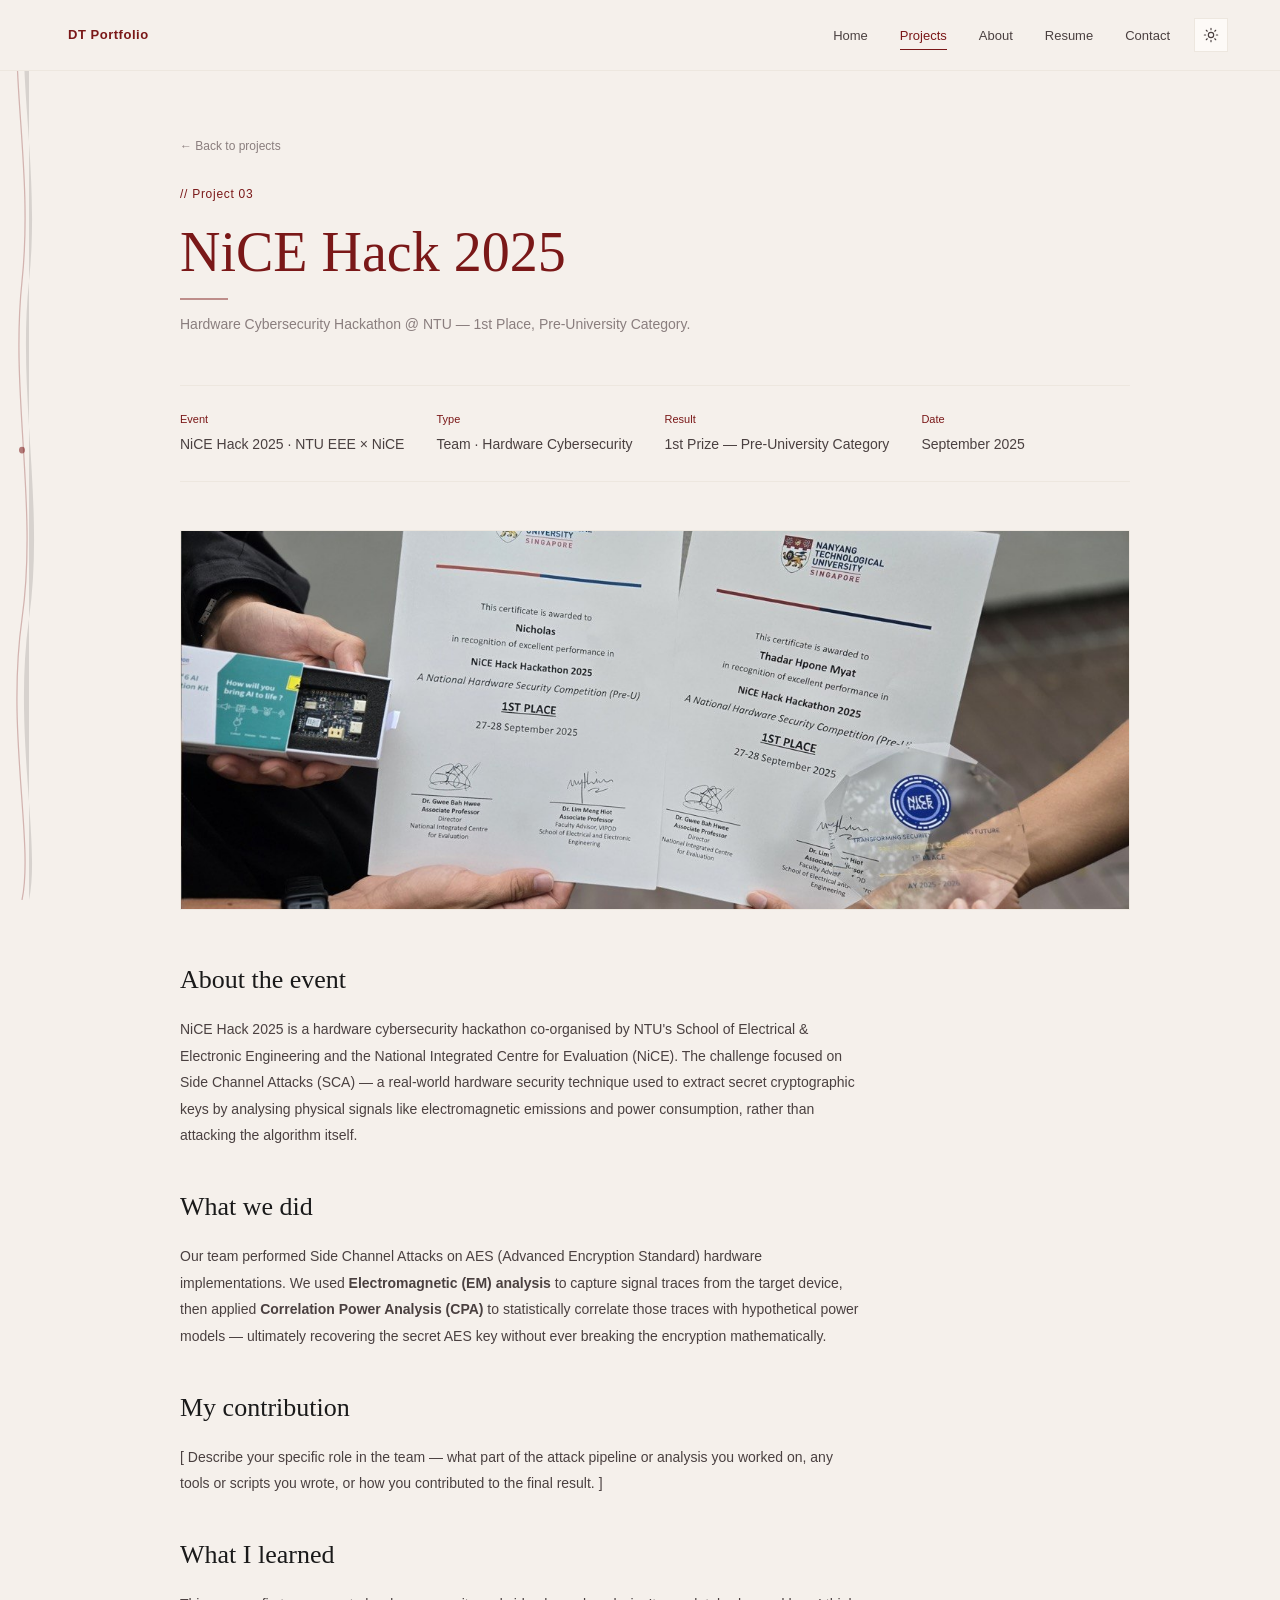
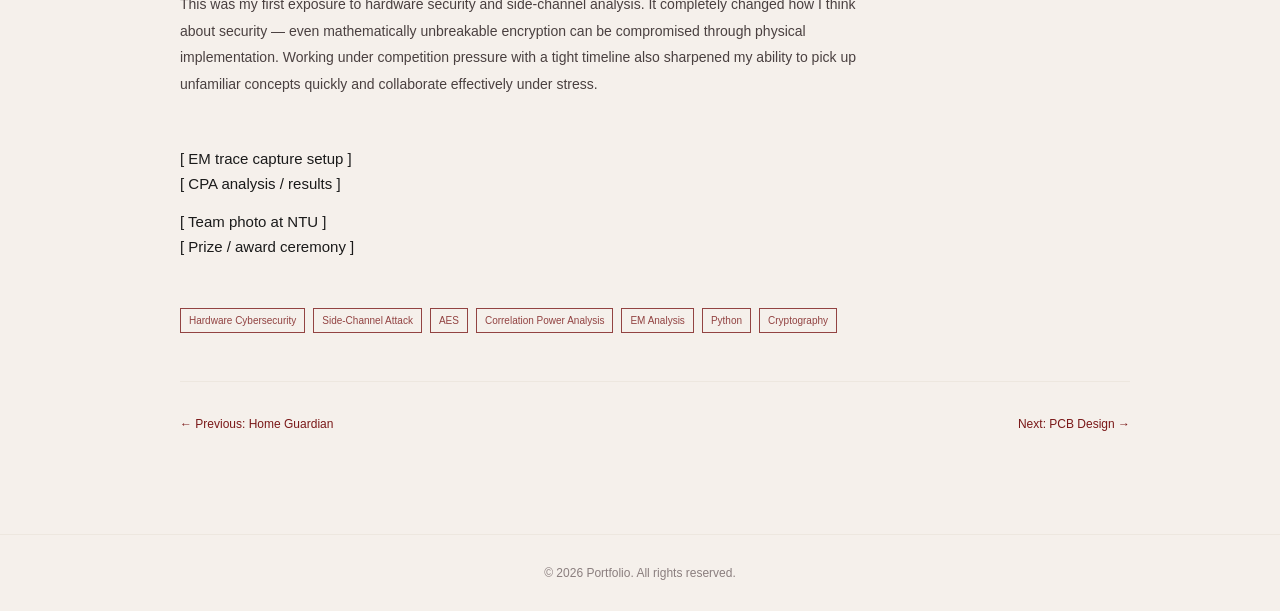
<file: projects/hackathon.html>
<!DOCTYPE html>
<html lang="en">
<head>
  <meta charset="UTF-8" />
    <script>
    (function () {
      var t = localStorage.getItem('theme');
      if (!t) t = matchMedia('(prefers-color-scheme: dark)').matches ? 'dark' : 'light';
      document.documentElement.setAttribute('data-theme', t);
    })();
  </script>
  <meta name="viewport" content="width=device-width, initial-scale=1.0" />
  <title>NiCE Hack 2025 — Doris Thadar</title>
  <link rel="stylesheet" href="../css/style.css" />
  <script src="../js/site.js" defer></script>
</head>
<body>

  <aside class="waveform-spine" aria-hidden="true">
    <svg class="waveform-spine__svg" viewBox="0 0 48 800" preserveAspectRatio="none">
      <path class="waveform-spine__trace--ghost" d="M26,0 C10,50 38,150 26,250 C14,350 42,450 26,550 C10,650 38,750 26,800" />
      <path class="waveform-spine__trace" d="M22,0 C6,50 34,150 22,250 C10,350 38,450 22,550 C6,650 34,750 22,800" />
      <circle class="waveform-spine__dot" cx="22" cy="400" r="3" />
    </svg>
  </aside>

  <nav id="navbar">
    <a href="../index.html" class="nav-logo">DT Portfolio</a>
    <ul class="nav-links" id="navLinks">
      <li><a href="../index.html">Home</a></li>
      <li><a href="../projects.html" class="active">Projects</a></li>
      <li><a href="../about.html">About</a></li>
      <li><a href="../resume.html">Resume</a></li>
      <li><a href="../contact.html">Contact</a></li>
    </ul>
    <div class="nav-actions">
      <button class="theme-toggle" id="themeToggle" type="button" aria-label="Toggle dark mode">
        <svg class="theme-toggle__sun" viewBox="0 0 24 24" aria-hidden="true">
          <circle cx="12" cy="12" r="4" />
          <path d="M12 2v2M12 20v2M4.93 4.93l1.41 1.41M17.66 17.66l1.41 1.41M2 12h2M20 12h2M4.93 19.07l1.41-1.41M17.66 6.34l1.41-1.41" />
        </svg>
        <svg class="theme-toggle__moon" viewBox="0 0 24 24" aria-hidden="true">
          <path d="M21 12.79A9 9 0 1 1 11.21 3 7 7 0 0 0 21 12.79z" />
        </svg>
      </button>
      <button class="nav-toggle" id="navToggle" aria-label="Toggle menu">
        <span></span><span></span><span></span>
      </button>
    </div>
  </nav>

  <main class="page reveal">
    <a href="../projects.html" class="back-link">← Back to projects</a>

    <p class="section-eyebrow">// Project 03</p>
    <h1 class="page-title">NiCE Hack 2025</h1>
    <p class="page-sub">Hardware Cybersecurity Hackathon @ NTU — 1st Place, Pre-University Category.</p>

    <div class="project-meta-row">
      <div class="meta-item">
        <div class="label">Event</div>
        <div class="value">NiCE Hack 2025 · NTU EEE × NiCE</div>
      </div>
      <div class="meta-item">
        <div class="label">Type</div>
        <div class="value">Team · Hardware Cybersecurity</div>
      </div>
      <div class="meta-item">
        <div class="label">Result</div>
        <div class="value">1st Prize — Pre-University Category</div>
      </div>
      <div class="meta-item">
        <div class="label">Date</div>
        <div class="value">September 2025</div>
      </div>
    </div>

    <!-- HERO IMAGE -->
    <img class="project-hero-img" src="../Images/HackathonPrize.jpg" alt="NiCE Hack 2025 — 1st Prize" />

    <!-- WRITEUP -->
    <div class="project-body-text">
      <h2>About the event</h2>
      <p>NiCE Hack 2025 is a hardware cybersecurity hackathon co-organised by NTU's School of Electrical & Electronic Engineering and the National Integrated Centre for Evaluation (NiCE). The challenge focused on Side Channel Attacks (SCA) — a real-world hardware security technique used to extract secret cryptographic keys by analysing physical signals like electromagnetic emissions and power consumption, rather than attacking the algorithm itself.</p>

      <h2>What we did</h2>
      <p>Our team performed Side Channel Attacks on AES (Advanced Encryption Standard) hardware implementations. We used <strong>Electromagnetic (EM) analysis</strong> to capture signal traces from the target device, then applied <strong>Correlation Power Analysis (CPA)</strong> to statistically correlate those traces with hypothetical power models — ultimately recovering the secret AES key without ever breaking the encryption mathematically.</p>

      <h2>My contribution</h2>
      <p>[ Describe your specific role in the team — what part of the attack pipeline or analysis you worked on, any tools or scripts you wrote, or how you contributed to the final result. ]</p>

      <h2>What I learned</h2>
      <p>This was my first exposure to hardware security and side-channel analysis. It completely changed how I think about security — even mathematically unbreakable encryption can be compromised through physical implementation. Working under competition pressure with a tight timeline also sharpened my ability to pick up unfamiliar concepts quickly and collaborate effectively under stress.</p>
    </div>

    <!-- IMAGE GRID -->
    <div class="img-grid">
      <div class="two-col">
        <div class="img-placeholder">[ EM trace capture setup ]</div>
        <div class="img-placeholder">[ CPA analysis / results ]</div>
      </div>
      <div class="two-col">
        <div class="img-placeholder">[ Team photo at NTU ]</div>
        <div class="img-placeholder">[ Prize / award ceremony ]</div>
      </div>
    </div>

    <!-- TECH STACK -->
    <div class="stack-row">
      <span class="project-badge">Hardware Cybersecurity</span>
      <span class="project-badge">Side-Channel Attack</span>
      <span class="project-badge">AES</span>
      <span class="project-badge">Correlation Power Analysis</span>
      <span class="project-badge">EM Analysis</span>
      <span class="project-badge">Python</span>
      <span class="project-badge">Cryptography</span>
    </div>

    <!-- PREV / NEXT -->
    <div class="project-nav-footer">
      <a href="homeguardian.html">← Previous: Home Guardian</a>
      <a href="pcb.html">Next: PCB Design →</a>
    </div>
  </main>

  <footer>
    <span>© 2026 Portfolio. All rights reserved.</span>
  </footer>
</body>
</html>
</file>
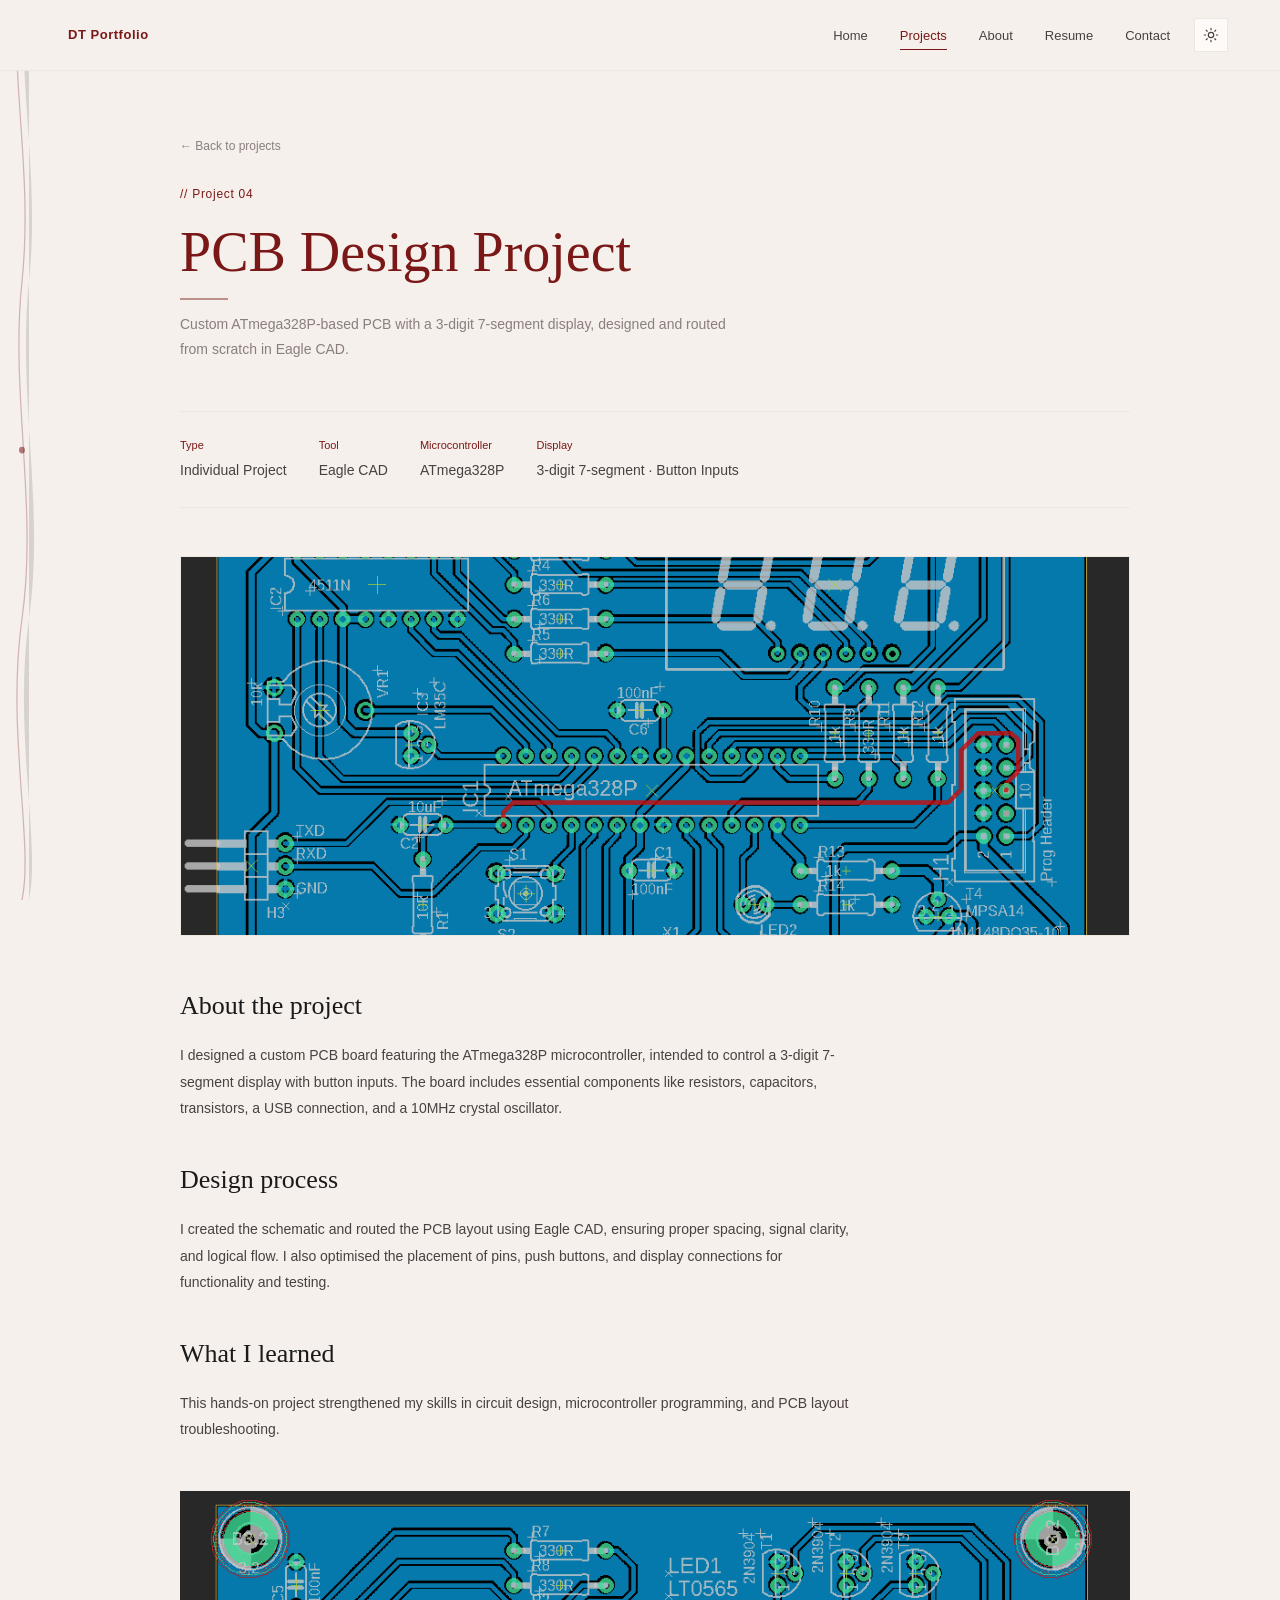
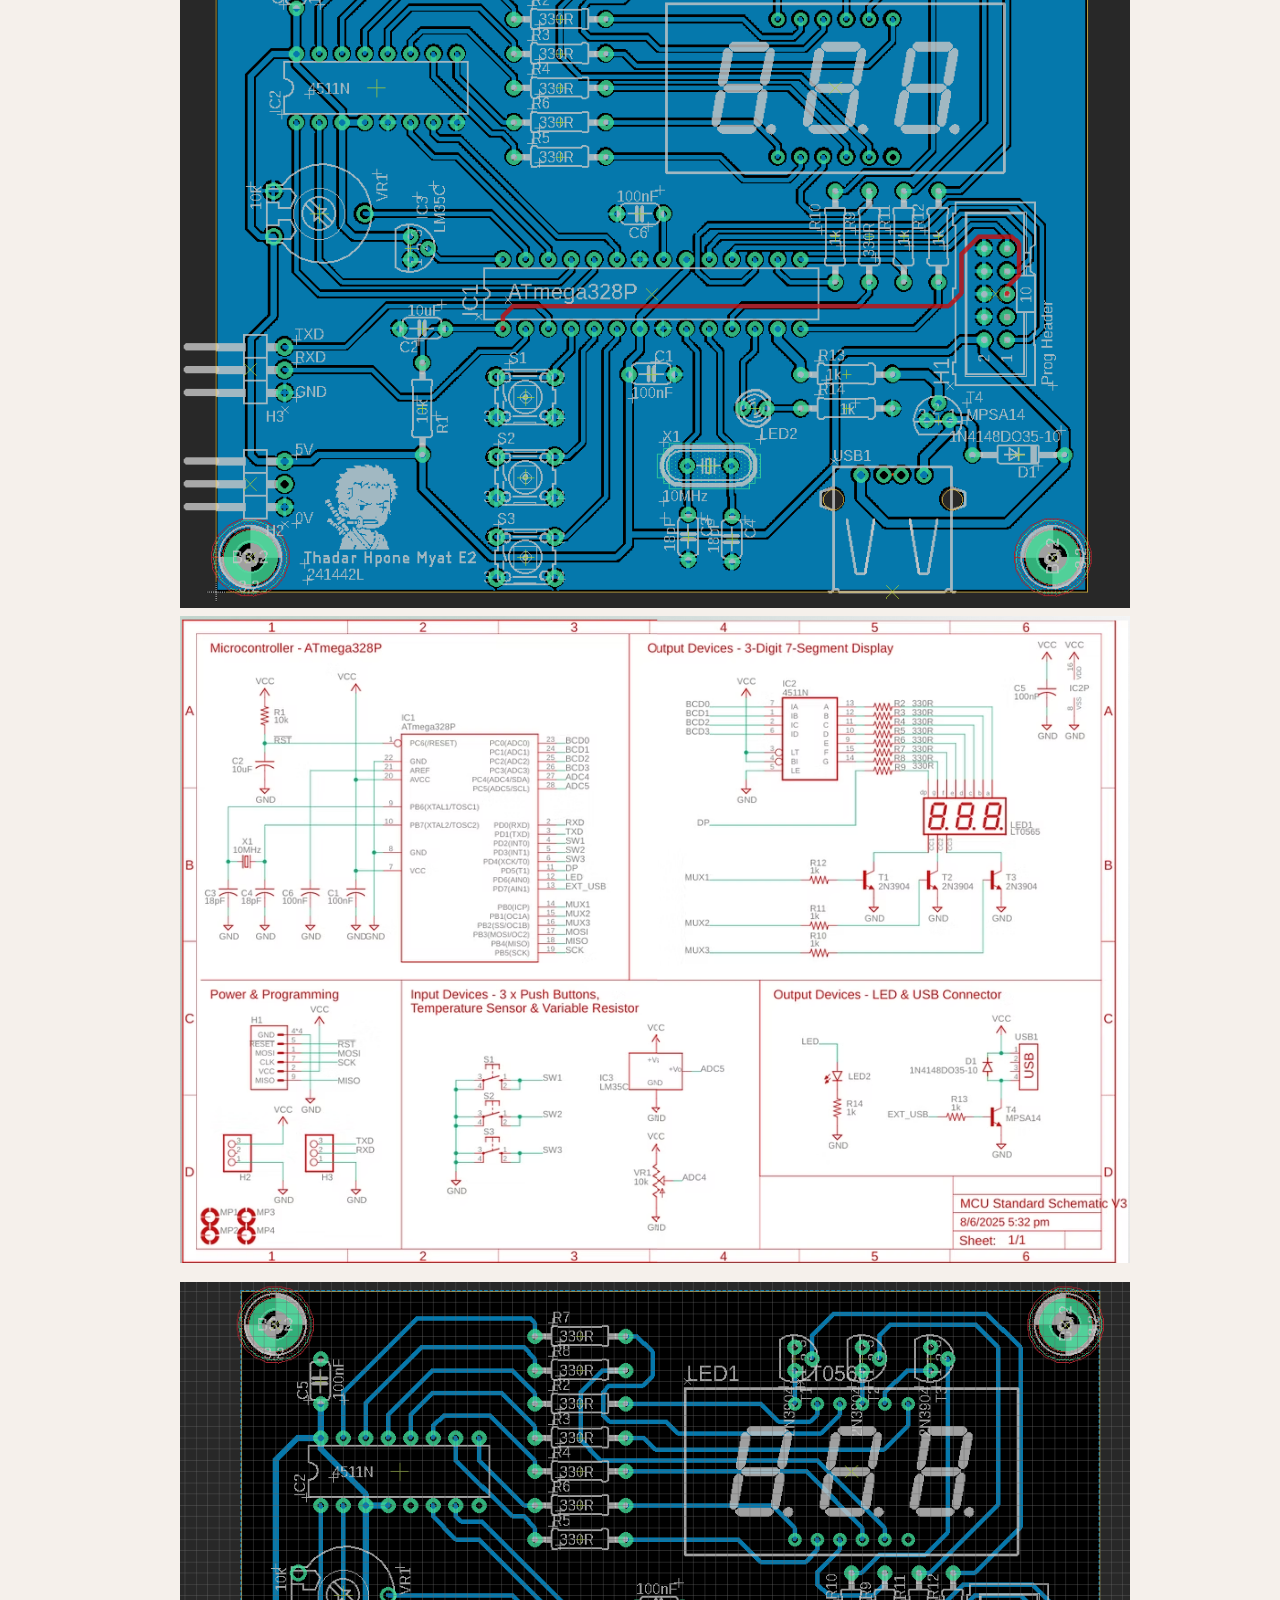
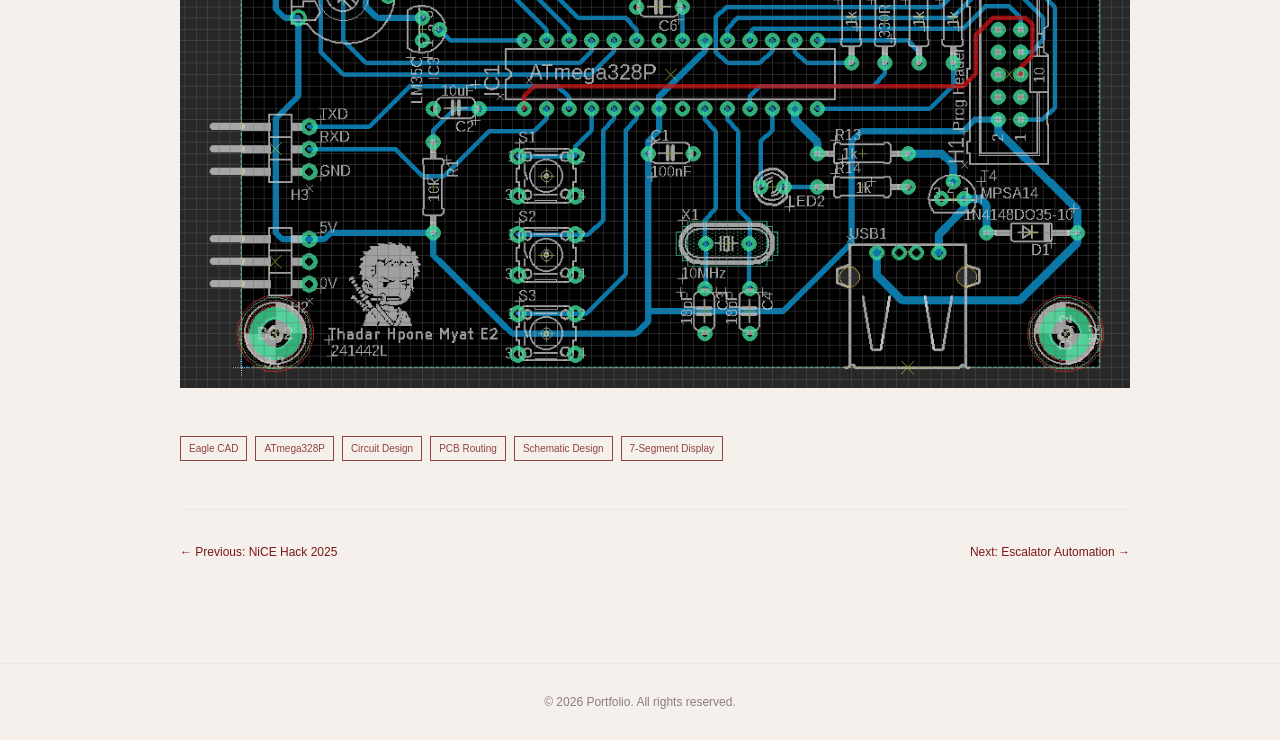
<file: projects/pcb.html>
<!DOCTYPE html>
<html lang="en">
<head>
  <meta charset="UTF-8" />
    <script>
    (function () {
      var t = localStorage.getItem('theme');
      if (!t) t = matchMedia('(prefers-color-scheme: dark)').matches ? 'dark' : 'light';
      document.documentElement.setAttribute('data-theme', t);
    })();
  </script>
  <meta name="viewport" content="width=device-width, initial-scale=1.0" />
  <title>PCB Design Project — Doris Thadar</title>
  <link rel="stylesheet" href="../css/style.css" />
  <script src="../js/site.js" defer></script>
</head>
<body>

  <aside class="waveform-spine" aria-hidden="true">
    <svg class="waveform-spine__svg" viewBox="0 0 48 800" preserveAspectRatio="none">
      <path class="waveform-spine__trace--ghost" d="M26,0 C10,50 38,150 26,250 C14,350 42,450 26,550 C10,650 38,750 26,800" />
      <path class="waveform-spine__trace" d="M22,0 C6,50 34,150 22,250 C10,350 38,450 22,550 C6,650 34,750 22,800" />
      <circle class="waveform-spine__dot" cx="22" cy="400" r="3" />
    </svg>
  </aside>

  <nav id="navbar">
    <a href="../index.html" class="nav-logo">DT Portfolio</a>
    <ul class="nav-links" id="navLinks">
      <li><a href="../index.html">Home</a></li>
      <li><a href="../projects.html" class="active">Projects</a></li>
      <li><a href="../about.html">About</a></li>
      <li><a href="../resume.html">Resume</a></li>
      <li><a href="../contact.html">Contact</a></li>
    </ul>
    <div class="nav-actions">
      <button class="theme-toggle" id="themeToggle" type="button" aria-label="Toggle dark mode">
        <svg class="theme-toggle__sun" viewBox="0 0 24 24" aria-hidden="true">
          <circle cx="12" cy="12" r="4" />
          <path d="M12 2v2M12 20v2M4.93 4.93l1.41 1.41M17.66 17.66l1.41 1.41M2 12h2M20 12h2M4.93 19.07l1.41-1.41M17.66 6.34l1.41-1.41" />
        </svg>
        <svg class="theme-toggle__moon" viewBox="0 0 24 24" aria-hidden="true">
          <path d="M21 12.79A9 9 0 1 1 11.21 3 7 7 0 0 0 21 12.79z" />
        </svg>
      </button>
      <button class="nav-toggle" id="navToggle" aria-label="Toggle menu">
        <span></span><span></span><span></span>
      </button>
    </div>
  </nav>

  <main class="page reveal">
    <a href="../projects.html" class="back-link">← Back to projects</a>

    <p class="section-eyebrow">// Project 04</p>
    <h1 class="page-title">PCB Design Project</h1>
    <p class="page-sub">Custom ATmega328P-based PCB with a 3-digit 7-segment display, designed and routed from scratch in Eagle CAD.</p>

    <div class="project-meta-row">
      <div class="meta-item">
        <div class="label">Type</div>
        <div class="value">Individual Project</div>
      </div>
      <div class="meta-item">
        <div class="label">Tool</div>
        <div class="value">Eagle CAD</div>
      </div>
      <div class="meta-item">
        <div class="label">Microcontroller</div>
        <div class="value">ATmega328P</div>
      </div>
      <div class="meta-item">
        <div class="label">Display</div>
        <div class="value">3-digit 7-segment · Button Inputs</div>
      </div>
    </div>

    <!-- HERO IMAGE -->
    <img class="project-hero-img" src="../Images/3PCBlayout.png" alt="PCB Layout in Eagle CAD" />

    <!-- WRITEUP -->
    <div class="project-body-text">
      <h2>About the project</h2>
      <p>I designed a custom PCB board featuring the ATmega328P microcontroller, intended to control a 3-digit 7-segment display with button inputs. The board includes essential components like resistors, capacitors, transistors, a USB connection, and a 10MHz crystal oscillator.</p>

      <h2>Design process</h2>
      <p>I created the schematic and routed the PCB layout using Eagle CAD, ensuring proper spacing, signal clarity, and logical flow. I also optimised the placement of pins, push buttons, and display connections for functionality and testing.</p>

      <h2>What I learned</h2>
      <p>This hands-on project strengthened my skills in circuit design, microcontroller programming, and PCB layout troubleshooting.</p>
    </div>

    <!-- IMAGE GRID -->
    <div class="img-grid">
      <div class="two-col">
        <img src="../Images/3PCBlayout.png" alt="PCB layout — Eagle CAD" />
        <img src="../Images/3PCBschematic.png" alt="PCB schematic" />
      </div>
      <img class="full" src="../Images/3PCBboard.png" alt="PCB board" />
    </div>

    <!-- TECH STACK -->
    <div class="stack-row">
      <span class="project-badge">Eagle CAD</span>
      <span class="project-badge">ATmega328P</span>
      <span class="project-badge">Circuit Design</span>
      <span class="project-badge">PCB Routing</span>
      <span class="project-badge">Schematic Design</span>
      <span class="project-badge">7-Segment Display</span>
    </div>

    <!-- PREV / NEXT -->
    <div class="project-nav-footer">
      <a href="hackathon.html">← Previous: NiCE Hack 2025</a>
      <a href="escalator.html">Next: Escalator Automation →</a>
    </div>
  </main>

  <footer>
    <span>© 2026 Portfolio. All rights reserved.</span>
  </footer>
</body>
</html>
</file>
<file: css/style.css>
/* ============================================
   DORIS THADAR — PORTFOLIO STYLESHEET
   ============================================ */

:root {
  --red:        #7A1818;
  --red-light:  #A82020;
  --red-muted:  rgba(122, 24, 24, 0.12);
  --cream:      #F5F0EB;
  --cream-dark: #EDE7DF;
  --ink:        #1A1A1A;
  --ink-soft:   #4A4040;
  --ink-muted:  #8A7E7E;
  --white:      #FDFAF7;
  --sans:       Arial, Helvetica, sans-serif;
  --serif:      "Times New Roman", Times, Georgia, serif;
  --mono:       var(--sans);
  --nav-shadow: rgba(122, 24, 24, 0.08);
  --card-shadow: rgba(122, 24, 24, 0.1);
  --resume-left-bg: #F0EAE2;
}

[data-theme="dark"] {
  --red:        #C44A4A;
  --red-light:  #D66A6A;
  --red-muted:  rgba(196, 74, 74, 0.15);
  --cream:      #1C1816;
  --cream-dark: #2A2420;
  --ink:        #EDE7DF;
  --ink-soft:   #B8AEA8;
  --ink-muted:  #7A706A;
  --white:      #252019;
  --nav-shadow: rgba(0, 0, 0, 0.35);
  --card-shadow: rgba(0, 0, 0, 0.4);
  --resume-left-bg: #201C18;
}

*, *::before, *::after { box-sizing: border-box; margin: 0; padding: 0; }

html { scroll-behavior: smooth; }

body {
  background: var(--cream);
  color: var(--ink);
  font-family: var(--sans);
  font-size: 15px;
  line-height: 1.7;
  overflow-x: hidden;
  transition: background 0.25s ease, color 0.25s ease;
}

a { color: inherit; }

img { max-width: 100%; }

/* ── WAVEFORM SPINE ── */
.waveform-spine {
  position: fixed;
  left: 0;
  top: 0;
  bottom: 0;
  width: 48px;
  z-index: 10;
  pointer-events: none;
  color: var(--red);
}

.waveform-spine__svg {
  width: 100%;
  height: 100%;
  display: block;
}

.waveform-spine__trace {
  fill: none;
  stroke: currentColor;
  stroke-width: 1.25;
  opacity: 0.28;
  vector-effect: non-scaling-stroke;
}

.waveform-spine__trace--ghost {
  opacity: 0.12;
  transform: translateX(3px);
}

.waveform-spine__dot {
  fill: var(--red);
  opacity: 0.55;
  animation: waveform-scan 5s ease-in-out infinite;
}

@keyframes waveform-scan {
  0%, 100% { cy: 80; opacity: 0.25; }
  50% { cy: 720; opacity: 0.7; }
}

/* ── NAV ── */
nav {
  position: fixed;
  top: 0; left: 0; right: 0;
  z-index: 100;
  display: flex;
  align-items: center;
  justify-content: space-between;
  padding: 18px 52px 18px 68px;
  background: var(--cream);
  border-bottom: 1px solid var(--cream-dark);
  transition: background 0.25s ease, box-shadow 0.3s, border-color 0.25s ease;
}

nav.scrolled { box-shadow: 0 2px 20px var(--nav-shadow); }

.nav-logo {
  font-family: var(--sans);
  font-size: 13px;
  font-weight: 600;
  color: var(--red);
  letter-spacing: 0.04em;
  text-decoration: none;
}

.nav-actions {
  display: flex;
  align-items: center;
  gap: 12px;
}

.nav-links {
  display: flex;
  gap: 32px;
  list-style: none;
  margin-left: auto;
  margin-right: 24px;
}

.nav-links a {
  font-family: var(--sans);
  font-size: 13px;
  font-weight: 400;
  color: var(--ink-soft);
  text-decoration: none;
  position: relative;
  padding: 4px 0;
  transition: color 0.2s;
}

.nav-links a::after {
  content: '';
  position: absolute;
  bottom: -3px; left: 0;
  width: 0; height: 1px;
  background: var(--red);
  transition: width 0.3s;
}

.nav-links a:hover,
.nav-links a.active { color: var(--red); }

.nav-links a:hover::after,
.nav-links a.active::after { width: 100%; }

.theme-toggle {
  display: flex;
  align-items: center;
  justify-content: center;
  width: 34px;
  height: 34px;
  padding: 0;
  border: 1px solid var(--cream-dark);
  background: var(--white);
  color: var(--ink-soft);
  cursor: pointer;
  transition: border-color 0.2s, color 0.2s;
}

.theme-toggle:hover {
  border-color: var(--red);
  color: var(--red);
}

.theme-toggle svg {
  width: 16px;
  height: 16px;
  fill: none;
  stroke: currentColor;
  stroke-width: 1.75;
  stroke-linecap: round;
  stroke-linejoin: round;
}

.theme-toggle__moon { display: none; }

[data-theme="dark"] .theme-toggle__sun { display: none; }
[data-theme="dark"] .theme-toggle__moon { display: block; }

.nav-toggle {
  display: none;
  background: none;
  border: none;
  cursor: pointer;
  flex-direction: column;
  gap: 5px;
  padding: 4px;
}

.nav-toggle span {
  width: 22px; height: 1.5px;
  background: var(--ink);
  transition: background 0.25s ease;
}

/* ── SECTIONS BASE ── */
section, main.page {
  padding: 132px 60px 100px 90px;
  max-width: 1100px;
  margin: 0 auto;
}

.section-eyebrow {
  font-family: var(--sans);
  font-size: 12px;
  color: var(--red);
  letter-spacing: 0.06em;
  margin-bottom: 16px;
}

h1, h2, h3 { font-family: var(--serif); font-weight: 400; }

.page-title {
  font-size: clamp(36px, 5.5vw, 56px);
  color: var(--red);
  line-height: 1.12;
  margin-bottom: 12px;
}

.page-title::after {
  content: '';
  display: block;
  width: 48px;
  height: 2px;
  background: var(--red);
  opacity: 0.45;
  margin-top: 14px;
}

.page-sub {
  font-size: 14px;
  color: var(--ink-muted);
  max-width: 560px;
  margin-bottom: 48px;
  line-height: 1.85;
}

.reveal {
  opacity: 0;
  transform: translateY(16px);
  transition: opacity 0.55s ease, transform 0.55s ease;
}

.reveal.is-visible {
  opacity: 1;
  transform: translateY(0);
}

/* ── BUTTONS ── */
.btn-primary {
  font-family: var(--sans);
  font-size: 13px;
  color: var(--white);
  background: var(--red);
  border: none;
  padding: 12px 28px;
  cursor: pointer;
  text-decoration: none;
  transition: background 0.2s, transform 0.2s;
  display: inline-block;
}

.btn-primary:hover {
  background: var(--red-light);
  transform: translateY(-1px);
}

.btn-ghost {
  font-family: var(--sans);
  font-size: 13px;
  color: var(--red);
  background: transparent;
  border: 1px solid var(--red);
  padding: 12px 28px;
  cursor: pointer;
  text-decoration: none;
  transition: background 0.2s, transform 0.2s;
  display: inline-block;
}

.btn-ghost:hover {
  background: var(--red-muted);
  transform: translateY(-1px);
}

/* ── DIVIDER ── */
.divider {
  width: 100%;
  height: 1px;
  background: var(--cream-dark);
  max-width: 1100px;
  margin: 0 auto;
}

.waveform-divider {
  max-width: 1100px;
  margin: 0 auto;
  padding: 0 60px 0 90px;
  height: 24px;
  color: var(--red);
  opacity: 0.35;
}

.waveform-divider svg {
  width: 100%;
  height: 100%;
  display: block;
}

/* ── FOOTER ── */
footer {
  border-top: 1px solid var(--cream-dark);
  padding: 28px 90px;
  display: flex;
  justify-content: center;
  align-items: center;
  font-family: var(--sans);
  font-size: 12px;
  color: var(--ink-muted);
  flex-wrap: wrap;
  gap: 10px;
}

/* ── HOME ── */
#hero {
  min-height: 92vh;
  display: flex;
  flex-direction: column;
  justify-content: center;
  align-items: flex-start;
  text-align: left;
  padding-top: 120px;
  padding-left: 90px;
  padding-right: 60px;
  position: relative;
  max-width: 1100px;
  margin: 0 auto;
}

.hero-tagline {
  font-family: var(--sans);
  font-size: 12px;
  color: var(--red);
  letter-spacing: 0.06em;
  margin-bottom: 20px;
}

.hero-name {
  font-family: var(--serif);
  font-size: clamp(44px, 7vw, 80px);
  font-weight: 400;
  line-height: 1.05;
  color: var(--ink);
  margin-bottom: 10px;
}

.hero-name em {
  font-style: italic;
  color: var(--red);
}

.hero-title {
  font-family: var(--serif);
  font-size: clamp(16px, 2vw, 22px);
  font-weight: 400;
  font-style: italic;
  color: var(--ink-muted);
  margin-bottom: 20px;
}

.hero-bio {
  font-size: 14px;
  color: var(--ink-soft);
  max-width: 540px;
  line-height: 1.9;
  margin-bottom: 32px;
}

.hero-cta-row {
  display: flex;
  gap: 16px;
  align-items: center;
  flex-wrap: wrap;
  margin-bottom: 24px;
}

.hero-socials {
  display: flex;
  gap: 12px;
  align-items: center;
}

.hero-socials a {
  display: flex;
  align-items: center;
  justify-content: center;
  width: 36px;
  height: 36px;
  border: 1px solid var(--cream-dark);
  color: var(--ink-muted);
  text-decoration: none;
  transition: border-color 0.2s, color 0.2s;
}

.hero-socials a:hover {
  border-color: var(--red);
  color: var(--red);
}

.hero-socials svg {
  width: 16px;
  height: 16px;
  fill: currentColor;
}

.hero-scroll-hint {
  position: absolute;
  bottom: 36px;
  left: 90px;
  font-family: var(--sans);
  font-size: 11px;
  color: var(--ink-muted);
  display: flex;
  align-items: center;
  gap: 10px;
}

.hero-scroll-hint::before {
  content: '';
  width: 32px;
  height: 1px;
  background: var(--ink-muted);
}

#highlights {
  padding: 48px 60px 80px 90px;
  max-width: 1100px;
  margin: 0 auto;
}

.highlights-grid {
  display: grid;
  grid-template-columns: repeat(3, 1fr);
  gap: 2px;
  background: var(--cream-dark);
}

.highlight-card {
  background: var(--white);
  padding: 28px 24px;
  border: 1px solid transparent;
  transition: border-color 0.2s;
}

.highlight-card:hover { border-color: var(--cream-dark); }

.highlight-num {
  font-family: var(--sans);
  font-size: 11px;
  font-weight: 600;
  color: var(--red);
  letter-spacing: 0.06em;
  margin-bottom: 10px;
}

.highlight-card h3 {
  font-family: var(--serif);
  font-size: 20px;
  margin-bottom: 8px;
}

.highlight-card p {
  font-size: 13px;
  color: var(--ink-soft);
  line-height: 1.7;
  margin-bottom: 6px;
}

#featured {
  padding: 0 60px 100px 90px;
  max-width: 1100px;
  margin: 0 auto;
}

.featured-head {
  display: flex;
  justify-content: space-between;
  align-items: flex-end;
  margin-bottom: 28px;
  flex-wrap: wrap;
  gap: 16px;
}

.featured-head h2 { font-size: clamp(26px, 3.5vw, 36px); }

.view-all-link {
  font-family: var(--sans);
  font-size: 13px;
  color: var(--red);
  text-decoration: none;
  border-bottom: 1px solid var(--red);
  padding-bottom: 2px;
}

.featured-grid {
  display: grid;
  grid-template-columns: repeat(2, minmax(0, 340px));
  gap: 16px;
  justify-content: start;
}

.featured-card {
  background: var(--white);
  text-decoration: none;
  color: var(--ink);
  display: block;
  transition: background 0.2s, transform 0.25s ease, box-shadow 0.25s ease, border-color 0.2s;
  border: 1px solid var(--cream-dark);
}

.featured-card:hover {
  background: var(--red-muted);
  transform: translateY(-3px);
  box-shadow: 0 8px 24px var(--card-shadow);
  border-color: var(--red);
}

.featured-thumb {
  height: 200px;
  background: #2a1414;
  position: relative;
  overflow: hidden;
}

.featured-thumb img {
  width: 100%;
  height: 100%;
  object-fit: cover;
  object-position: center;
  display: block;
  opacity: 0.9;
  transition: opacity 0.3s;
}

.featured-card:hover .featured-thumb img { opacity: 1; }

.featured-thumb::after {
  content: attr(data-tag);
  position: absolute;
  bottom: 10px; left: 14px;
  font-family: var(--sans);
  font-size: 10px;
  letter-spacing: 0.04em;
  color: var(--cream);
  background: var(--red);
  padding: 3px 8px;
}

.featured-body { padding: 18px 20px 22px; }

.featured-body h3 {
  font-family: var(--serif);
  font-size: 19px;
  margin-bottom: 6px;
}

.featured-body p {
  font-size: 12px;
  color: var(--ink-soft);
  line-height: 1.65;
}

/* ── PROJECTS LIST ── */
.projects-grid {
  display: grid;
  grid-template-columns: repeat(2, minmax(0, 420px));
  gap: 20px;
  justify-content: start;
}

.project-card {
  background: var(--white);
  text-decoration: none;
  color: var(--ink);
  display: block;
  border: 1px solid var(--cream-dark);
  transition: background 0.2s, transform 0.25s ease, box-shadow 0.25s ease, border-color 0.2s;
}

.project-card:hover {
  background: var(--red-muted);
  transform: translateY(-4px);
  box-shadow: 0 10px 28px var(--card-shadow);
  border-color: var(--red);
}

.project-thumb {
  height: 260px;
  background: #2a1414;
  position: relative;
  overflow: hidden;
}

.project-thumb img {
  width: 100%;
  height: 100%;
  object-fit: cover;
  object-position: center;
  display: block;
  opacity: 0.9;
  transition: opacity 0.3s;
}

.project-card:hover .project-thumb img { opacity: 1; }

.project-thumb::after {
  content: attr(data-tag);
  position: absolute;
  bottom: 12px; left: 16px;
  font-family: var(--sans);
  font-size: 10px;
  letter-spacing: 0.04em;
  color: var(--cream);
  background: var(--red);
  padding: 4px 9px;
}

.project-thumb::before {
  content: attr(data-num);
  position: absolute;
  top: 14px; right: 16px;
  font-family: var(--sans);
  font-size: 11px;
  color: var(--cream);
  opacity: 0.5;
}

.project-body { padding: 22px 24px 28px; }

.project-body h3 {
  font-family: var(--serif);
  font-size: 22px;
  margin-bottom: 8px;
}

.project-body p {
  font-size: 13px;
  color: var(--ink-soft);
  line-height: 1.75;
  margin-bottom: 14px;
}

.project-stack { display: flex; flex-wrap: wrap; gap: 6px; }

.project-badge {
  font-family: var(--sans);
  font-size: 10px;
  color: var(--red);
  border: 1px solid var(--red);
  padding: 3px 8px;
  opacity: 0.8;
}

/* ── ABOUT ── */
.about-intro-row {
  display: flex;
  gap: 48px;
  align-items: flex-start;
  margin-bottom: 30px;
}

.about-intro {
  max-width: 560px;
  margin-bottom: 0;
}

.about-intro p {
  font-size: 15px;
  color: var(--ink-soft);
  line-height: 1.95;
  margin-bottom: 18px;
}

.about-photo {
  flex-shrink: 0;
  width: 260px;
  height: 320px;
  object-fit: cover;
  object-position: top;
  border: 1px solid var(--cream-dark);
}

.about-section { margin-bottom: 64px; }

.about-section-title {
  font-size: 28px;
  margin-bottom: 24px;
}

.hobby-grid {
  display: grid;
  grid-template-columns: repeat(2, 1fr);
  gap: 2px;
  background: var(--cream-dark);
}

.hobby-card {
  background: var(--white);
  padding: 28px 16px;
  border: 1px solid transparent;
}

.hobby-card h3 { font-size: 20px; margin-bottom: 8px; }

.hobby-card p {
  font-size: 13px;
  color: var(--ink-soft);
  line-height: 1.8;
}

.volunteer-list { display: flex; flex-direction: column; gap: 24px; }

.volunteer-item {
  border-left: 2px solid var(--red);
  padding-left: 18px;
}

.volunteer-item h3 { font-size: 19px; margin-bottom: 4px; }

.volunteer-item .org {
  font-family: var(--sans);
  font-size: 11px;
  letter-spacing: 0.04em;
  color: var(--red);
  margin-bottom: 8px;
}

.volunteer-item p {
  font-size: 13px;
  color: var(--ink-soft);
  line-height: 1.8;
}

.testimonials-grid {
  display: grid;
  grid-template-columns: repeat(2, 1fr);
  gap: 2px;
  background: var(--cream-dark);
}

.testimonial-card {
  background: var(--white);
  padding: 28px 24px;
  border: 1px solid transparent;
}

.testimonial-quote {
  font-family: var(--sans);
  font-size: 13px;
  font-style: italic;
  color: var(--ink-soft);
  line-height: 1.7;
  margin-bottom: 16px;
}

.testimonial-quote::before {
  content: '\201C';
  font-family: var(--serif);
  font-size: 32px;
  color: var(--red);
  line-height: 0;
  vertical-align: -10px;
  margin-right: 2px;
}

.testimonial-author .name {
  font-size: 13px;
  font-weight: 600;
  color: var(--ink);
}

.testimonial-author .role {
  font-family: var(--sans);
  font-size: 11px;
  color: var(--ink-muted);
  margin-top: 2px;
}

.memories-row {
  display: grid;
  grid-template-columns: repeat(3, 1fr);
  gap: 16px;
  margin-top: 8px;
}

.memory-item {
  display: flex;
  flex-direction: column;
  gap: 10px;
}

.memory-photo {
  width: 100%;
  aspect-ratio: 4/5;
  object-fit: cover;
  object-position: top;
  border: 1px solid var(--cream-dark);
}

.memory-caption {
  font-family: var(--sans);
  font-size: 11px;
  color: var(--ink-muted);
  text-align: center;
}

/* ── RESPONSIVE ── */
@media (max-width: 860px) {
  .nav-links {
    position: fixed;
    top: 64px; left: 0; right: 0;
    background: var(--cream);
    flex-direction: column;
    gap: 0;
    border-bottom: 1px solid var(--cream-dark);
    max-height: 0;
    overflow: hidden;
    transition: max-height 0.3s ease;
    margin: 0;
  }

  .nav-links.open { max-height: 400px; }

  .nav-links li { width: 100%; }

  .nav-links a {
    display: block;
    padding: 16px 28px;
    border-top: 1px solid var(--cream-dark);
  }

  .nav-toggle { display: flex; }

  .highlights-grid,
  .featured-grid,
  .projects-grid,
  .hobby-grid,
  .testimonials-grid,
  .memories-row { grid-template-columns: 1fr; }

  .featured-grid,
  .projects-grid { justify-content: stretch; }

  .about-intro-row { flex-direction: column; }

  .about-photo { width: 100%; height: 260px; }
}

@media (max-width: 768px) {
  nav { padding: 16px 24px 16px 48px; }

  section, main.page,
  #hero,
  #highlights,
  #featured { padding-left: 48px; padding-right: 24px; }

  .waveform-spine { width: 28px; }

  .hero-scroll-hint { left: 48px; }

  footer {
    flex-direction: column;
    padding: 24px;
    text-align: center;
  }
}

/* ── CONTACT ── */
.contact-info { display: flex; flex-direction: column; gap: 24px; }

.contact-link-item { display: flex; flex-direction: column; gap: 4px; }

.contact-link-item .label {
  font-family: var(--sans);
  font-size: 11px;
  letter-spacing: 0.04em;
  color: var(--red);
}

.contact-link-item a,
.contact-link-item .contact-value {
  font-family: var(--serif);
  font-size: 21px;
  color: var(--ink);
  text-decoration: none;
  transition: color 0.2s;
}

.contact-link-item a[href^="tel"] { font-size: 16px; }

.contact-link-item a:hover { color: var(--red); }

/* ── RESUME ── */
.resume-header-row {
  display: flex;
  justify-content: space-between;
  align-items: flex-end;
  flex-wrap: wrap;
  gap: 20px;
  margin-bottom: 40px;
}

.resume-columns {
  display: grid;
  grid-template-columns: 1fr 1.6fr;
  gap: 0;
  border: 1px solid var(--cream-dark);
}

.resume-left {
  background: var(--resume-left-bg);
  padding: 32px 24px;
  border-right: 1px solid var(--cream-dark);
}

.resume-right {
  background: var(--white);
  padding: 32px 32px;
}

.resume-block { margin-bottom: 32px; }
.resume-block:last-child { margin-bottom: 0; }

.resume-block h2 {
  font-family: var(--sans);
  font-size: 11px;
  letter-spacing: 0.06em;
  font-weight: 600;
  color: var(--red);
  margin-bottom: 12px;
  padding-bottom: 8px;
  border-bottom: 1px solid var(--cream-dark);
}

.contact-list { display: flex; flex-direction: column; gap: 8px; }

.contact-list a,
.contact-list span {
  font-size: 12px;
  color: var(--ink-soft);
  text-decoration: none;
  line-height: 1.5;
}

.contact-list a:hover { color: var(--red); }

.skill-list { display: flex; flex-wrap: wrap; gap: 6px; }

.skill-pill {
  font-family: var(--sans);
  font-size: 10px;
  color: var(--ink-soft);
  background: var(--white);
  border: 1px solid var(--cream-dark);
  padding: 4px 10px;
}

.skill-group { margin-bottom: 12px; }

.skill-group-label {
  font-family: var(--sans);
  font-size: 10px;
  color: var(--red);
  margin-bottom: 5px;
}

.resume-timeline {
  border-left: 1px solid var(--cream-dark);
  padding-left: 22px;
  margin-left: 4px;
}

.timeline-item { position: relative; padding-bottom: 24px; }
.timeline-item:last-child { padding-bottom: 0; }

.timeline-item::before {
  content: '';
  position: absolute;
  left: -27px;
  top: 6px;
  width: 7px;
  height: 7px;
  border-radius: 50%;
  background: var(--white);
  border: 2px solid var(--red);
}

.timeline-period {
  font-family: var(--sans);
  font-size: 10px;
  color: var(--red);
  margin-bottom: 3px;
}

.timeline-item h3 {
  font-family: var(--serif);
  font-size: 17px;
  margin-bottom: 1px;
  color: var(--ink);
}

.timeline-org {
  font-size: 12px;
  color: var(--ink-muted);
  margin-bottom: 8px;
}

.timeline-item ul { padding-left: 16px; }

.timeline-item li {
  font-size: 12px;
  color: var(--ink-soft);
  line-height: 1.75;
  margin-bottom: 2px;
}

.achievements-list { display: flex; flex-direction: column; gap: 14px; }

.achievement-item .org {
  font-size: 13px;
  font-weight: 600;
  color: var(--ink);
  margin-bottom: 4px;
}

.achievement-item ul { padding-left: 16px; margin: 0; }

.achievement-item li {
  font-size: 12px;
  color: var(--ink-soft);
  line-height: 1.75;
}

@media (max-width: 860px) {
  .resume-columns { grid-template-columns: 1fr; }
  .resume-left { border-right: none; border-bottom: 1px solid var(--cream-dark); }
}

/* ── CASE STUDIES ── */
.back-link {
  font-family: var(--sans);
  font-size: 12px;
  color: var(--ink-muted);
  text-decoration: none;
  display: inline-block;
  margin-bottom: 28px;
  transition: color 0.2s;
}

.back-link:hover { color: var(--red); }

.project-meta-row {
  display: flex;
  gap: 32px;
  flex-wrap: wrap;
  margin: 32px 0 48px;
  padding: 24px 0;
  border-top: 1px solid var(--cream-dark);
  border-bottom: 1px solid var(--cream-dark);
}

.meta-item .label {
  font-family: var(--sans);
  font-size: 11px;
  color: var(--red);
  margin-bottom: 4px;
}

.meta-item .value { font-size: 14px; color: var(--ink-soft); }

.project-hero-img {
  width: 100%;
  height: 380px;
  object-fit: cover;
  object-position: center;
  display: block;
  margin-bottom: 48px;
  border: 1px solid var(--cream-dark);
}

.project-body-text {
  max-width: 680px;
  margin-bottom: 48px;
}

.project-body-text h2 {
  font-size: 26px;
  margin: 36px 0 14px;
}

.project-body-text h2:first-child { margin-top: 0; }

.project-body-text p {
  font-size: 14px;
  color: var(--ink-soft);
  line-height: 1.9;
  margin-bottom: 14px;
}

.project-body-text a {
  color: var(--red);
  text-decoration: none;
  border-bottom: 1px solid var(--red);
  padding-bottom: 1px;
}

.project-body-text a:hover { opacity: 0.75; }

.img-grid {
  display: flex;
  flex-direction: column;
  gap: 12px;
  margin-bottom: 48px;
}

.img-grid .proto,
.img-grid .block,
.img-grid .side {
  width: 100%;
  height: auto;
  display: block;
  border: 1px solid var(--cream-dark);
}

.img-grid .bottom-row {
  display: grid;
  grid-template-columns: 1fr 1fr;
  gap: 12px;
}

.img-grid .side-col {
  display: flex;
  flex-direction: column;
  gap: 12px;
}

.stack-row {
  display: flex;
  flex-wrap: wrap;
  gap: 8px;
  margin-bottom: 48px;
}

.project-links {
  display: flex;
  gap: 14px;
  flex-wrap: wrap;
  margin-bottom: 48px;
}

.youtube-section { margin-bottom: 48px; }

.youtube-section h2 {
  font-family: var(--serif);
  font-size: 26px;
  margin-bottom: 16px;
}

.youtube-thumb-link {
  display: block;
  max-width: 720px;
  position: relative;
  text-decoration: none;
}

.youtube-thumb-img {
  width: 100%;
  height: auto;
  display: block;
  border: 1px solid var(--cream-dark);
}

.youtube-play-btn {
  position: absolute;
  bottom: 14px;
  left: 14px;
  background: var(--red);
  color: var(--white);
  font-family: var(--sans);
  font-size: 12px;
  padding: 8px 16px;
  transition: background 0.2s;
}

.youtube-thumb-link:hover .youtube-play-btn { background: var(--red-light); }

.project-nav-footer {
  display: flex;
  justify-content: space-between;
  padding-top: 32px;
  border-top: 1px solid var(--cream-dark);
  font-family: var(--sans);
  font-size: 12px;
}

.project-nav-footer a {
  color: var(--red);
  text-decoration: none;
}

.project-nav-footer a:hover { text-decoration: underline; }

@media (max-width: 700px) {
  .img-grid .bottom-row { grid-template-columns: 1fr; }
  .project-hero-img { height: 220px; }
}

@media (prefers-reduced-motion: reduce) {
  .waveform-spine__dot { animation: none; }

  .reveal {
    opacity: 1;
    transform: none;
    transition: none;
  }

  * { transition: none !important; }
}
</file>
